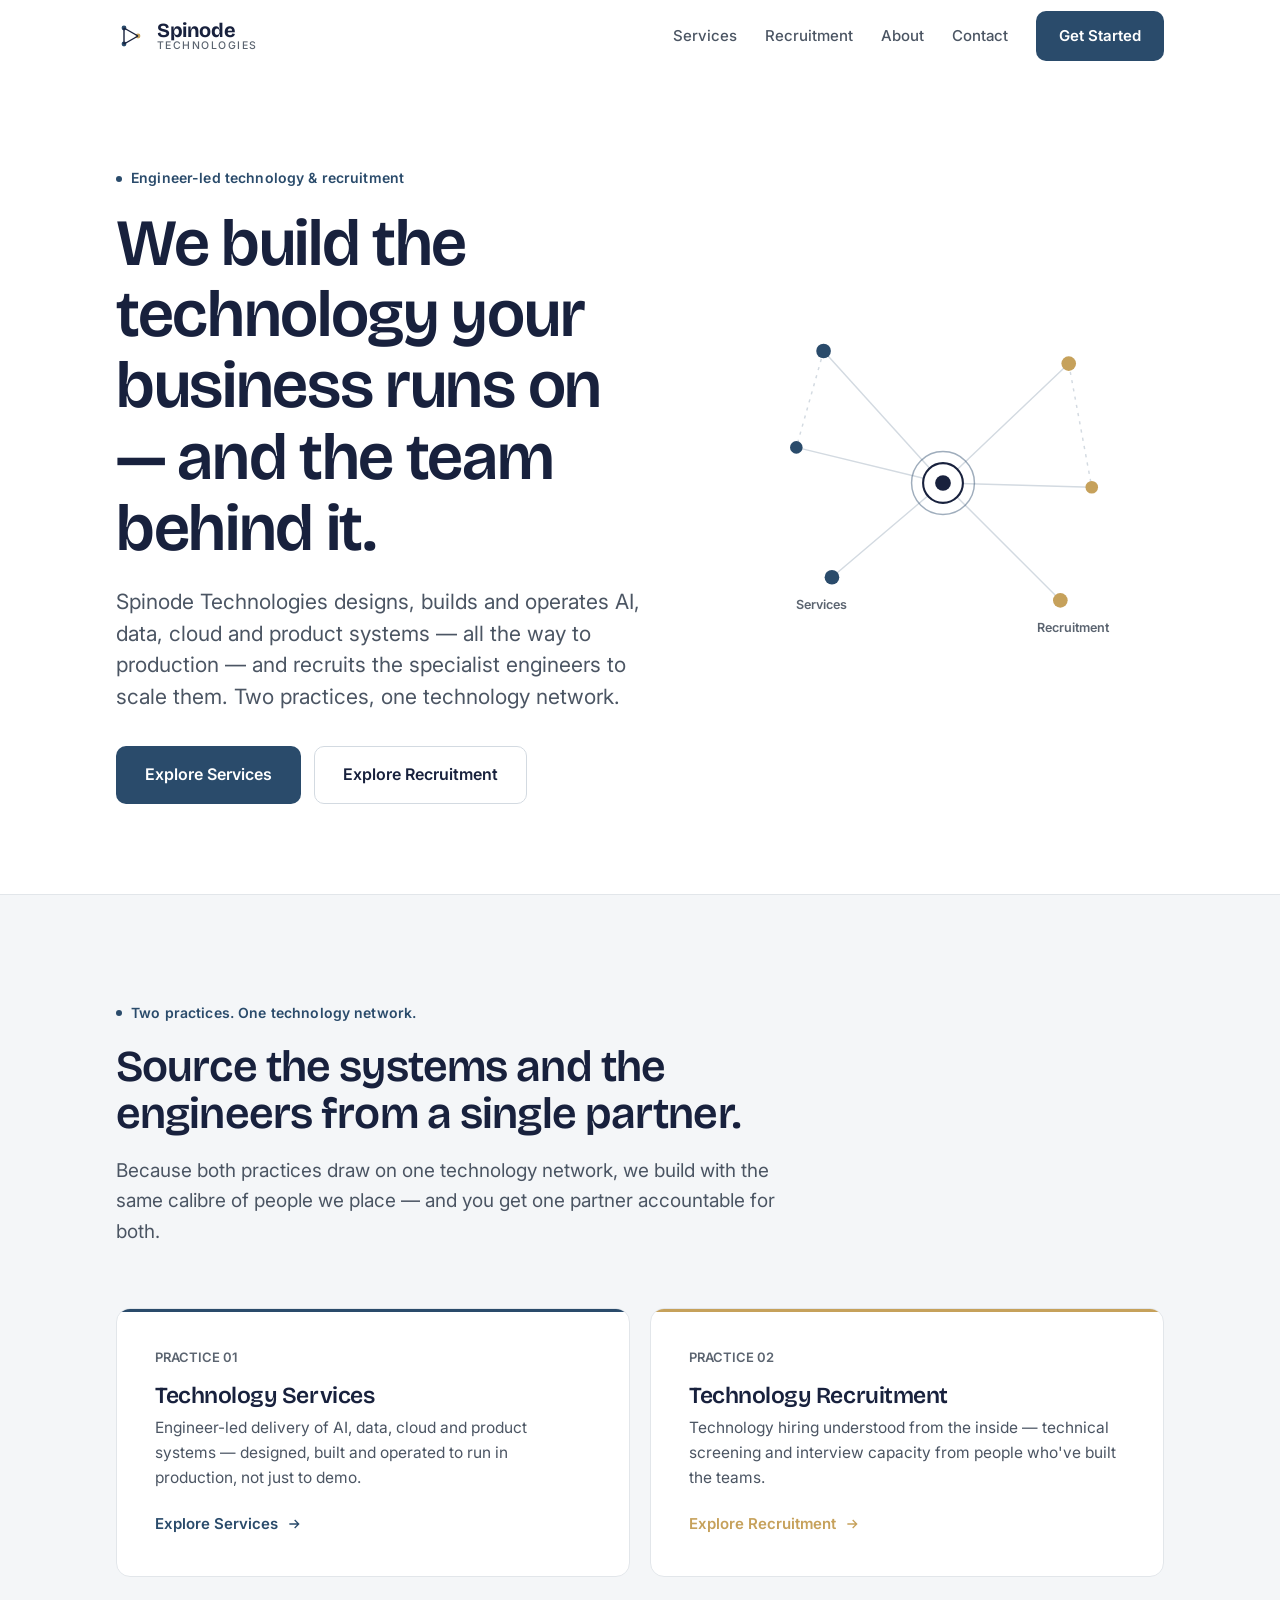
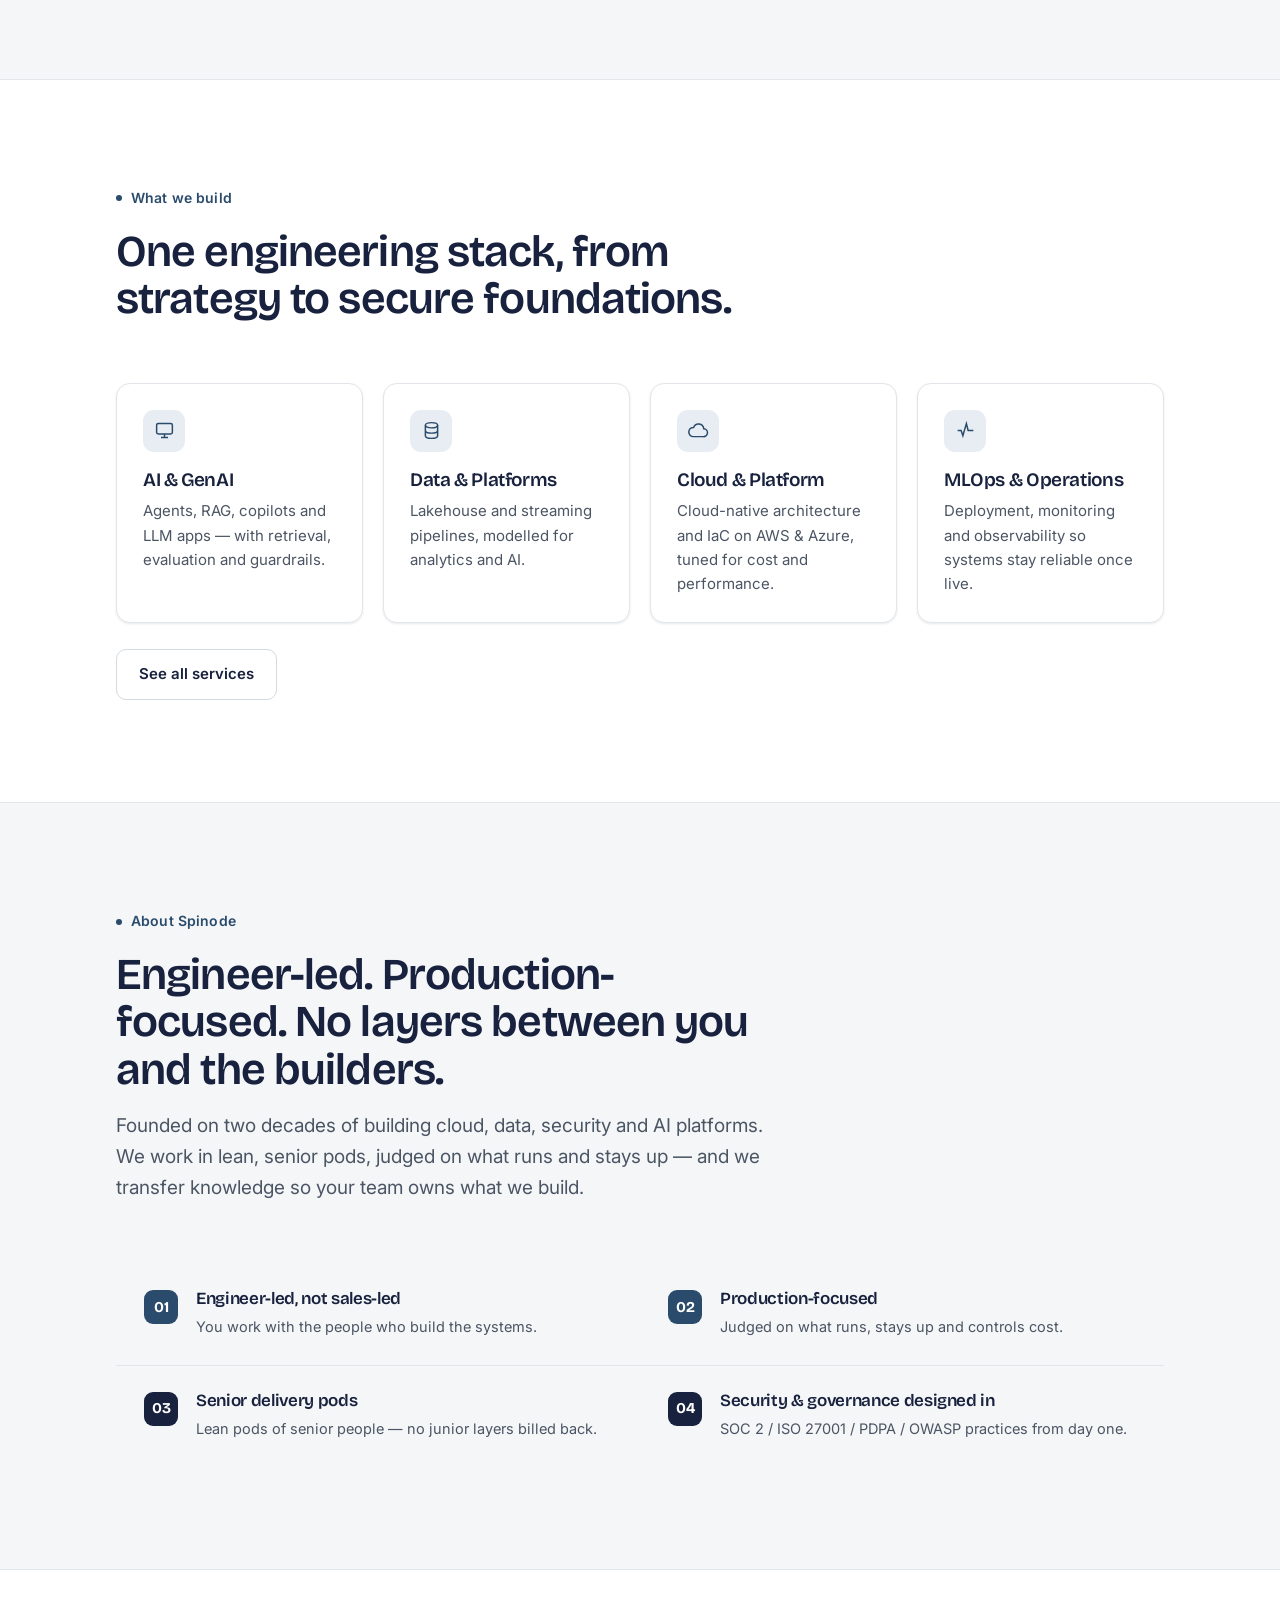
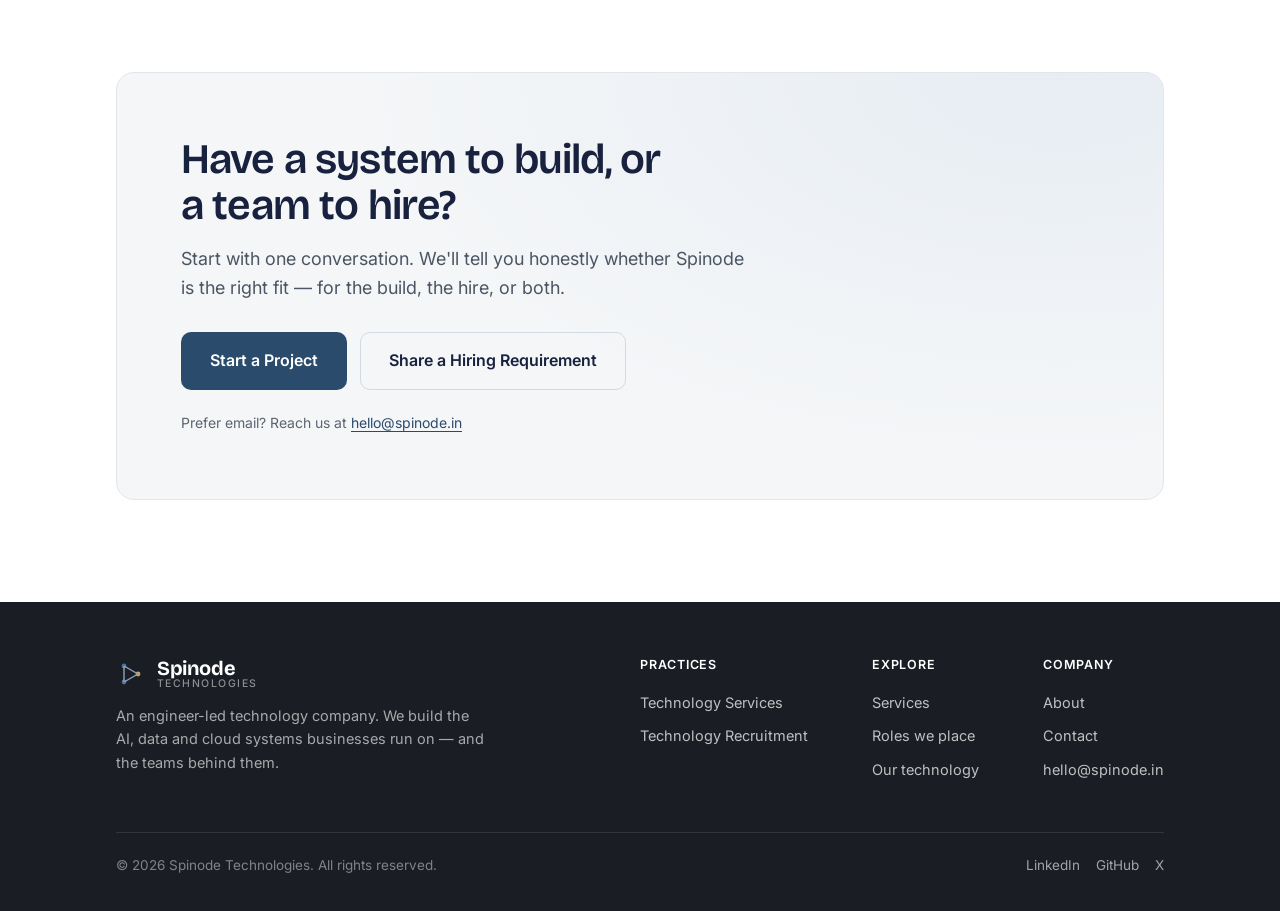
<file: index.html>
<!DOCTYPE html>
<html lang="en">
<head>
<meta charset="UTF-8">
<meta name="viewport" content="width=device-width, initial-scale=1.0">
<title>Spinode Technologies — Engineer-led technology &amp; recruitment</title>
<meta name="description" content="An engineer-led technology company. We build the AI, data and cloud systems businesses run on — and the specialist teams behind them.">
<link rel="preconnect" href="https://fonts.googleapis.com">
<link rel="preconnect" href="https://fonts.gstatic.com" crossorigin>
<link href="https://fonts.googleapis.com/css2?family=Bricolage+Grotesque:opsz,wght@12..96,500;12..96,600;12..96,700&family=Inter:wght@400;500;600&display=swap" rel="stylesheet">
<style>
/* ============================================================
   Spinode Technologies — Slate & Steel theme
   Shared stylesheet for Home, Services, Recruitment
   ============================================================ */

:root{
  /* palette (reconciled from both brief docs) */
  --navy:#18213D;        /* primary dark / headings */
  --ink:#1A1D23;         /* deepest — footer */
  --text:#1F2937;        /* body */
  --slate:#4B5563;       /* muted body */
  --slate-2:#5B6470;     /* labels */
  --bg:#FFFFFF;
  --bg-alt:#F4F6F8;      /* light section */
  --bg-tint:#EEF2F7;     /* faint accent wash */
  --border:#E2E6EA;
  --border-strong:#D3DAE1;
  --accent:#2A4B6B;      /* single steel-blue accent */
  --accent-hover:#1F3A54;
  --accent-soft:#E7EDF3;
  --gold:#C6A15B;        /* sparing highlight only */

  --maxw:1160px;
  --gutter:clamp(20px,5vw,56px);
  --radius:14px;
  --radius-sm:10px;

  --shadow-sm:0 1px 2px rgba(24,33,61,.04),0 1px 3px rgba(24,33,61,.06);
  --shadow:0 4px 16px rgba(24,33,61,.06),0 2px 6px rgba(24,33,61,.05);
}

*{box-sizing:border-box}
html{scroll-behavior:smooth}
@media (prefers-reduced-motion:reduce){html{scroll-behavior:auto}}

body{
  margin:0;
  background:var(--bg);
  color:var(--text);
  font-family:"Inter",system-ui,-apple-system,"Segoe UI",sans-serif;
  font-size:17px;line-height:1.62;
  -webkit-font-smoothing:antialiased;text-rendering:optimizeLegibility;
  overflow-x:hidden;
}

h1,h2,h3,h4{font-family:"Bricolage Grotesque",Georgia,serif;color:var(--navy);
  font-weight:600;line-height:1.08;letter-spacing:-0.02em;margin:0}
a{color:inherit;text-decoration:none}
p{margin:0}
img,svg{display:block}

.wrap{max-width:var(--maxw);margin:0 auto;padding-inline:var(--gutter)}
:focus-visible{outline:2px solid var(--accent);outline-offset:3px;border-radius:3px}
.sr-only{position:absolute;width:1px;height:1px;padding:0;margin:-1px;overflow:hidden;clip:rect(0 0 0 0);white-space:nowrap;border:0}

/* ---------- kicker / eyebrow (subtle, not tracked all-caps) ---------- */
.kicker{display:inline-flex;align-items:center;gap:9px;color:var(--accent);
  font-size:14px;font-weight:600;margin-bottom:18px;letter-spacing:.01em}
.kicker .dot{width:6px;height:6px;border-radius:50%;background:var(--accent)}
.kicker.gold{color:var(--gold)}
.kicker.gold .dot{background:var(--gold)}

/* ---------- buttons ---------- */
.btn{display:inline-flex;align-items:center;gap:9px;font-family:"Inter";
  font-weight:600;font-size:15px;padding:12px 22px;border-radius:var(--radius-sm);
  cursor:pointer;border:1px solid transparent;transition:transform .16s ease,background .2s ease,border-color .2s ease,color .2s ease;white-space:nowrap}
.btn svg{width:16px;height:16px}
.btn-primary{background:var(--accent);color:#fff}
.btn-primary:hover{background:var(--accent-hover);transform:translateY(-1px)}
.btn-outline{background:transparent;color:var(--navy);border-color:var(--border-strong)}
.btn-outline:hover{border-color:var(--accent);color:var(--accent);transform:translateY(-1px)}
.btn-lg{padding:15px 28px;font-size:16px}

/* ---------- nav ---------- */
header.site{position:sticky;top:0;z-index:50;background:rgba(255,255,255,.86);
  backdrop-filter:blur(10px);border-bottom:1px solid transparent;transition:border-color .3s ease,box-shadow .3s ease}
header.site.scrolled{border-bottom-color:var(--border);box-shadow:var(--shadow-sm);background:rgba(255,255,255,.94)}
.nav{display:flex;align-items:center;justify-content:space-between;height:72px}
.brand{display:flex;align-items:center;gap:11px;font-family:"Bricolage Grotesque";font-weight:700;font-size:20px;color:var(--navy);letter-spacing:-.02em}
.brand small{display:block;font-family:"Inter";font-weight:500;font-size:10.5px;letter-spacing:.14em;color:var(--slate-2);text-transform:uppercase;margin-top:1px}
.brand .bwrap{line-height:1}
.nav-links{display:flex;align-items:center;gap:28px}
.nav-links a.link{color:var(--slate);font-size:15px;font-weight:500;transition:color .2s ease;position:relative}
.nav-links a.link:hover{color:var(--navy)}
.nav-links a.link.active{color:var(--navy);font-weight:600}
.nav-links a.link.active::after{content:"";position:absolute;left:0;right:0;bottom:-24px;height:2px;background:var(--accent);border-radius:2px}
.nav-toggle{display:none;background:none;border:0;color:var(--navy);cursor:pointer;padding:8px}

@media (max-width:880px){
  .nav-links{position:absolute;top:72px;left:0;right:0;flex-direction:column;align-items:stretch;gap:0;
    background:#fff;border-bottom:1px solid var(--border);max-height:0;overflow:hidden;transition:max-height .3s ease}
  .nav-links.open{max-height:360px}
  .nav-links a.link{padding:15px var(--gutter);border-top:1px solid var(--border)}
  .nav-links a.link.active::after{display:none}
  .nav-links .btn{margin:14px var(--gutter) 18px}
  .nav-toggle{display:block}
}

/* ---------- sections ---------- */
section{padding-block:clamp(64px,8vw,104px)}
section.alt{background:var(--bg-alt);border-block:1px solid var(--border)}
.section-head{max-width:60ch;margin-bottom:clamp(40px,5vw,60px)}
.section-head.center{margin-inline:auto;text-align:center}
.section-head h2{font-size:clamp(28px,4vw,44px)}
.section-head p{margin-top:18px;color:var(--slate);font-size:clamp(16px,1.7vw,19px)}

/* ---------- hero (generic) ---------- */
.hero{padding-top:clamp(56px,7vw,92px);padding-bottom:clamp(56px,7vw,92px)}
.hero h1{font-size:clamp(38px,5.6vw,66px);max-width:16ch}
.hero .lead{margin-top:22px;font-size:clamp(18px,2vw,21px);color:var(--slate);max-width:52ch;line-height:1.5}
.hero .sub{margin-top:16px;font-size:16px;color:var(--slate-2);max-width:52ch}
.hero .cta-row{display:flex;flex-wrap:wrap;gap:13px;margin-top:34px}

/* ---------- cards ---------- */
.card{background:#fff;border:1px solid var(--border);border-radius:var(--radius);padding:26px;box-shadow:var(--shadow-sm)}
.grid{display:grid;gap:20px}
.g-2{grid-template-columns:repeat(2,1fr)}
.g-3{grid-template-columns:repeat(3,1fr)}
.g-4{grid-template-columns:repeat(4,1fr)}
@media (max-width:900px){.g-3,.g-4{grid-template-columns:repeat(2,1fr)}}
@media (max-width:620px){.g-2,.g-3,.g-4{grid-template-columns:1fr}}

.icon-badge{width:42px;height:42px;border-radius:11px;display:grid;place-items:center;
  background:var(--accent-soft);color:var(--accent);margin-bottom:18px}
.icon-badge svg{width:21px;height:21px;stroke:currentColor;fill:none;stroke-width:1.7}
.card h3{font-size:19px;margin-bottom:9px}
.card p{color:var(--slate);font-size:15px}

/* problem cards */
.problem{background:#fff;border:1px solid var(--border);border-left:3px solid var(--accent);
  border-radius:var(--radius-sm);padding:22px 24px}
.problem .q{font-family:"Bricolage Grotesque";color:var(--navy);font-weight:600;font-size:17px;margin-bottom:10px}
.problem .a{color:var(--slate);font-size:15px}

/* ---------- process flow ---------- */
.flow{display:flex;align-items:stretch;gap:0;flex-wrap:nowrap;overflow-x:auto;padding-bottom:6px}
.flow .stage{flex:1 1 0;min-width:150px;background:#fff;border:1px solid var(--border);padding:22px 20px;position:relative}
.flow .stage:first-child{border-top-left-radius:var(--radius);border-bottom-left-radius:var(--radius)}
.flow .stage:last-child{border-top-right-radius:var(--radius);border-bottom-right-radius:var(--radius)}
.flow .stage + .stage{border-left:0}
.flow .stage .n{font-family:"Bricolage Grotesque";font-weight:700;font-size:13px;color:var(--accent);
  display:flex;align-items:center;gap:8px;margin-bottom:14px}
.flow .stage .n .arrow{color:var(--border-strong)}
.flow .stage h4{font-size:16px;margin-bottom:5px;letter-spacing:-.01em}
.flow .stage p{color:var(--slate-2);font-size:13.5px}
@media (max-width:760px){
  .flow{flex-direction:column}
  .flow .stage{min-width:0}
  .flow .stage:first-child{border-radius:var(--radius) var(--radius) 0 0}
  .flow .stage:last-child{border-radius:0 0 var(--radius) var(--radius)}
  .flow .stage + .stage{border-left:1px solid var(--border);border-top:0}
}

/* how-we-work compact steps */
.steps4{display:grid;grid-template-columns:repeat(auto-fit,minmax(180px,1fr));gap:1px;background:var(--border);border:1px solid var(--border);border-radius:var(--radius);overflow:hidden}
.steps4 .s{background:#fff;padding:26px 24px}
.steps4 .s .num{font-family:"Bricolage Grotesque";font-weight:700;font-size:14px;color:var(--accent);margin-bottom:16px;display:flex;align-items:center;gap:9px}
.steps4 .s .num .rule{flex:1;height:1px;background:var(--border)}
.steps4 .s h4{font-size:18px;margin-bottom:8px}
.steps4 .s p{color:var(--slate);font-size:14px}

/* differentiator list (numbered) */
.diffs{display:grid;grid-template-columns:repeat(2,1fr);gap:0}
.diff{padding:26px 28px;border-top:1px solid var(--border);display:flex;gap:18px}
.diff:nth-child(1),.diff:nth-child(2){border-top:0}
.diff .idx{flex:none;font-family:"Bricolage Grotesque";font-weight:700;font-size:15px;color:#fff;
  background:var(--navy);width:34px;height:34px;border-radius:9px;display:grid;place-items:center}
.diff.lead .idx{background:var(--accent)}
.diff h4{font-size:17px;margin-bottom:7px}
.diff p{color:var(--slate);font-size:14.5px}
@media (max-width:720px){.diffs{grid-template-columns:1fr}.diff:nth-child(2){border-top:1px solid var(--border)}
  .diff{padding-inline:0}}

/* spec / stack table */
.stack{border:1px solid var(--border);border-radius:var(--radius);overflow:hidden}
.stack .row{display:grid;grid-template-columns:210px 1fr;border-top:1px solid var(--border)}
.stack .row:first-child{border-top:0}
.stack .row .k{background:var(--bg-alt);padding:18px 22px;font-family:"Bricolage Grotesque";font-weight:600;color:var(--navy);font-size:15px}
.stack .row .v{padding:18px 22px;color:var(--slate);font-size:15px}
@media (max-width:640px){.stack .row{grid-template-columns:1fr}.stack .row .v{padding-top:0}}

/* pill list */
.pills{display:flex;flex-wrap:wrap;gap:10px}
.pill{border:1px solid var(--border);background:#fff;border-radius:999px;padding:8px 16px;font-size:14px;color:var(--text);transition:border-color .2s ease,color .2s ease}
.pill:hover{border-color:var(--accent);color:var(--accent)}

/* two-practice split */
.practices{display:grid;grid-template-columns:1fr 1fr;gap:20px}
.practice{background:#fff;border:1px solid var(--border);border-radius:var(--radius);padding:clamp(26px,3vw,38px);position:relative;overflow:hidden}
.practice::before{content:"";position:absolute;top:0;left:0;right:0;height:3px;background:var(--accent)}
.practice.recruit::before{background:var(--gold)}
.practice h3{font-size:23px;margin-bottom:6px}
.practice .tag{color:var(--slate-2);font-size:13px;font-weight:600;margin-bottom:16px}
.practice p{color:var(--slate);font-size:15.5px;margin-bottom:20px}
.practice .go{display:inline-flex;align-items:center;gap:8px;color:var(--accent);font-weight:600;font-size:15px}
.practice.recruit .go{color:var(--gold)}
.practice .go svg{width:16px;height:16px;transition:transform .2s ease}
.practice:hover .go svg{transform:translateX(4px)}
@media (max-width:720px){.practices{grid-template-columns:1fr}}

/* checklist */
.checks{list-style:none;margin:0;padding:0;display:flex;flex-direction:column;gap:11px}
.checks li{display:flex;gap:11px;align-items:flex-start;font-size:15px;color:var(--text)}
.checks li svg{flex:none;margin-top:3px;width:17px;height:17px}

/* callout / governance */
.callout{background:var(--navy);color:#fff;border-radius:var(--radius);padding:clamp(30px,4vw,48px)}
.callout h2{color:#fff}
.callout p{color:rgba(255,255,255,.82);margin-top:16px;max-width:60ch}
.callout .note{margin-top:20px;font-size:13.5px;color:rgba(255,255,255,.6)}
.callout .pills .pill{background:rgba(255,255,255,.06);border-color:rgba(255,255,255,.16);color:rgba(255,255,255,.9)}

/* CTA band */
.cta-band{background:
    radial-gradient(120% 160% at 90% 0%,var(--accent-soft),transparent 55%),
    var(--bg-alt);
  border:1px solid var(--border);border-radius:18px;padding:clamp(38px,5vw,68px)}
.cta-band h2{font-size:clamp(26px,3.6vw,42px);max-width:18ch}
.cta-band p{margin-top:16px;color:var(--slate);max-width:52ch;font-size:18px}
.cta-band .cta-row{display:flex;flex-wrap:wrap;gap:13px;margin-top:30px}
.cta-band .note{margin-top:22px;color:var(--slate-2);font-size:14px}
.cta-band .note a{color:var(--accent);text-decoration:underline;text-underline-offset:3px}

/* industries inline */
.inline-list{color:var(--slate);font-size:17px;line-height:1.9;max-width:62ch}
.inline-list b{color:var(--navy);font-weight:600}

/* proof */
.proof-item{display:flex;gap:16px;padding:22px 0;border-top:1px solid var(--border)}
.proof-item:first-child{border-top:0}
.proof-item .mark{flex:none;width:38px;height:38px;border-radius:10px;background:var(--accent-soft);color:var(--accent);display:grid;place-items:center}
.proof-item .mark svg{width:19px;height:19px;stroke:currentColor;fill:none;stroke-width:1.7}
.proof-item h4{font-size:17px;margin-bottom:6px}
.proof-item p{color:var(--slate);font-size:15px}
.proof-placeholder{border:1px dashed var(--border-strong);border-radius:var(--radius-sm);padding:20px 22px;color:var(--slate-2);font-size:14.5px;background:var(--bg-alt)}

/* ---------- footer ---------- */
footer.site{background:var(--ink);color:#fff;padding-block:56px 34px}
footer.site h2,footer.site h3,footer.site h4{color:#fff}
.foot-grid{display:flex;justify-content:space-between;gap:44px;flex-wrap:wrap}
.foot-brand{max-width:34ch}
.foot-brand .brand{color:#fff;margin-bottom:14px}
.foot-brand .brand small{color:rgba(255,255,255,.5)}
.foot-brand p{color:rgba(255,255,255,.62);font-size:14.5px}
.foot-cols{display:flex;gap:clamp(36px,5vw,72px);flex-wrap:wrap}
.foot-col h4{font-family:"Inter";font-weight:600;font-size:12.5px;letter-spacing:.06em;text-transform:uppercase;color:rgba(255,255,255,.45);margin:0 0 14px}
.foot-col a{display:block;color:rgba(255,255,255,.72);font-size:14.5px;padding:5px 0;transition:color .2s ease}
.foot-col a:hover{color:#fff}
.foot-base{display:flex;justify-content:space-between;gap:18px;flex-wrap:wrap;margin-top:46px;padding-top:22px;border-top:1px solid rgba(255,255,255,.1);color:rgba(255,255,255,.45);font-size:13.5px}
.foot-base .socials{display:flex;gap:16px}
.foot-base .socials a{color:rgba(255,255,255,.6)}
.foot-base .socials a:hover{color:#fff}

/* entrance (one subtle, reduced-motion-safe) */
@keyframes rise{from{opacity:0;transform:translateY(14px)}to{opacity:1;transform:translateY(0)}}
.rise{animation:rise .6s ease both}
@media (prefers-reduced-motion:reduce){.rise{animation:none}}

/* ---------- home hero two-column ---------- */
.home-hero .hero-grid{display:grid;grid-template-columns:1.1fr .9fr;gap:clamp(28px,5vw,64px);align-items:center}
.home-hero .hero-copy h1{max-width:15ch}
.home-hero .hero-visual{max-width:440px;width:100%;margin-inline:auto}
@media (max-width:860px){
  .home-hero .hero-grid{grid-template-columns:1fr}
  .home-hero .hero-visual{order:-1;max-width:300px;margin-bottom:6px}
}

</style>
</head>
<body>

<!-- ===== NAV ===== -->
<header class="site" id="siteHeader">
  <div class="wrap nav">
    <a href="index.html" class="brand" aria-label="Spinode Technologies home">
      <svg width="30" height="30" viewBox="0 0 30 30" aria-hidden="true">
        <circle cx="8" cy="7" r="2.4" fill="#2A4B6B"/><circle cx="8" cy="23" r="2.4" fill="#2A4B6B"/>
        <circle cx="22" cy="15" r="2.4" fill="#C6A15B"/>
        <line x1="8" y1="7" x2="8" y2="23" stroke="#18213D" stroke-width="1.4"/>
        <line x1="8" y1="7" x2="22" y2="15" stroke="#18213D" stroke-width="1.4"/>
        <line x1="8" y1="23" x2="22" y2="15" stroke="#18213D" stroke-width="1.4"/>
      </svg>
      <span class="bwrap">Spinode<small>Technologies</small></span>
    </a>
    <button class="nav-toggle" id="navToggle" aria-label="Toggle menu" aria-expanded="false">
      <svg width="24" height="24" viewBox="0 0 24 24" fill="none" stroke="currentColor" stroke-width="1.8"><line x1="4" y1="8" x2="20" y2="8"/><line x1="4" y1="16" x2="20" y2="16"/></svg>
    </button>
    <nav class="nav-links" id="navLinks">
      <a class="link" href="services.html">Services</a>
      <a class="link" href="recruitment.html">Recruitment</a>
      <a class="link" href="#about">About</a>
      <a class="link" href="#contact">Contact</a>
      <a class="btn btn-primary" href="#contact">Get Started</a>
    </nav>
  </div>
</header>

<main>

<!-- ===== HERO ===== -->
<section class="hero home-hero">
  <div class="wrap hero-grid">
    <div class="hero-copy">
      <span class="kicker rise"><span class="dot"></span>Engineer-led technology &amp; recruitment</span>
      <h1 class="rise">We build the technology your business runs on — and the team behind it.</h1>
      <p class="lead rise">Spinode Technologies designs, builds and operates AI, data, cloud and product systems — all the way to production — and recruits the specialist engineers to scale them. Two practices, one technology network.</p>
      <div class="cta-row rise">
        <a class="btn btn-primary btn-lg" href="services.html">Explore Services</a>
        <a class="btn btn-outline btn-lg" href="recruitment.html">Explore Recruitment</a>
      </div>
    </div>
    <div class="hero-visual rise" aria-hidden="true">
      <svg viewBox="0 0 420 420" width="100%">
        <!-- edges: hub to two clusters -->
        <g stroke="#D3DAE1" stroke-width="1.4">
          <line x1="210" y1="210" x2="96" y2="84"/>
          <line x1="210" y1="210" x2="70" y2="176"/>
          <line x1="210" y1="210" x2="104" y2="300"/>
          <line x1="210" y1="210" x2="330" y2="96"/>
          <line x1="210" y1="210" x2="352" y2="214"/>
          <line x1="210" y1="210" x2="322" y2="322"/>
          <line x1="96" y1="84" x2="70" y2="176" stroke-dasharray="3 5"/>
          <line x1="330" y1="96" x2="352" y2="214" stroke-dasharray="3 5"/>
        </g>
        <!-- services cluster (steel-blue, left) -->
        <circle cx="96"  cy="84"  r="7" fill="#2A4B6B"/>
        <circle cx="70"  cy="176" r="6" fill="#2A4B6B"/>
        <circle cx="104" cy="300" r="7" fill="#2A4B6B"/>
        <!-- recruitment cluster (gold, right) -->
        <circle cx="330" cy="96"  r="7" fill="#C6A15B"/>
        <circle cx="352" cy="214" r="6" fill="#C6A15B"/>
        <circle cx="322" cy="322" r="7" fill="#C6A15B"/>
        <!-- central hub = Spinode -->
        <circle cx="210" cy="210" r="30" fill="none" stroke="#2A4B6B" stroke-width="1.4" opacity=".45"/>
        <circle cx="210" cy="210" r="19" fill="#fff" stroke="#18213D" stroke-width="2"/>
        <circle cx="210" cy="210" r="7.5" fill="#18213D"/>
        <!-- labels -->
        <text x="70" y="330" font-family="Inter,sans-serif" font-size="12" font-weight="600" fill="#5B6470">Services</text>
        <text x="300" y="352" font-family="Inter,sans-serif" font-size="12" font-weight="600" fill="#5B6470">Recruitment</text>
      </svg>
    </div>
  </div>
</section>

<!-- ===== TWO PRACTICES ===== -->
<section class="alt" id="practices">
  <div class="wrap">
    <div class="section-head">
      <div class="kicker"><span class="dot"></span>Two practices. One technology network.</div>
      <h2>Source the systems and the engineers from a single partner.</h2>
      <p>Because both practices draw on one technology network, we build with the same calibre of people we place — and you get one partner accountable for both.</p>
    </div>
    <div class="practices">
      <div class="practice">
        <div class="tag">PRACTICE 01</div>
        <h3>Technology Services</h3>
        <p>Engineer-led delivery of AI, data, cloud and product systems — designed, built and operated to run in production, not just to demo.</p>
        <a class="go" href="services.html">Explore Services <svg viewBox="0 0 24 24" fill="none" stroke="currentColor" stroke-width="2"><path d="M5 12h14M13 6l6 6-6 6"/></svg></a>
      </div>
      <div class="practice recruit">
        <div class="tag">PRACTICE 02</div>
        <h3>Technology Recruitment</h3>
        <p>Technology hiring understood from the inside — technical screening and interview capacity from people who've built the teams.</p>
        <a class="go" href="recruitment.html">Explore Recruitment <svg viewBox="0 0 24 24" fill="none" stroke="currentColor" stroke-width="2"><path d="M5 12h14M13 6l6 6-6 6"/></svg></a>
      </div>
    </div>
  </div>
</section>

<!-- ===== WHAT WE BUILD (condensed) ===== -->
<section id="capabilities">
  <div class="wrap">
    <div class="section-head">
      <div class="kicker"><span class="dot"></span>What we build</div>
      <h2>One engineering stack, from strategy to secure foundations.</h2>
    </div>
    <div class="grid g-4">
      <div class="card">
        <div class="icon-badge"><svg viewBox="0 0 24 24"><rect x="3" y="4" width="18" height="12" rx="2"/><path d="M8 20h8M12 16v4"/></svg></div>
        <h3>AI &amp; GenAI</h3>
        <p>Agents, RAG, copilots and LLM apps — with retrieval, evaluation and guardrails.</p>
      </div>
      <div class="card">
        <div class="icon-badge"><svg viewBox="0 0 24 24"><ellipse cx="12" cy="6" rx="7" ry="3"/><path d="M5 6v12c0 1.7 3.1 3 7 3s7-1.3 7-3V6M5 12c0 1.7 3.1 3 7 3s7-1.3 7-3"/></svg></div>
        <h3>Data &amp; Platforms</h3>
        <p>Lakehouse and streaming pipelines, modelled for analytics and AI.</p>
      </div>
      <div class="card">
        <div class="icon-badge"><svg viewBox="0 0 24 24"><path d="M17.5 19a4.5 4.5 0 0 0 .5-9 6 6 0 0 0-11.6-1.5A4 4 0 0 0 6 19z"/></svg></div>
        <h3>Cloud &amp; Platform</h3>
        <p>Cloud-native architecture and IaC on AWS &amp; Azure, tuned for cost and performance.</p>
      </div>
      <div class="card">
        <div class="icon-badge"><svg viewBox="0 0 24 24"><path d="M3 12h4l2 6 4-14 2 8h6"/></svg></div>
        <h3>MLOps &amp; Operations</h3>
        <p>Deployment, monitoring and observability so systems stay reliable once live.</p>
      </div>
    </div>
    <div style="margin-top:26px"><a class="btn btn-outline" href="services.html#services">See all services</a></div>
  </div>
</section>

<!-- ===== ABOUT / WHY ===== -->
<section class="alt" id="about">
  <div class="wrap">
    <div class="section-head">
      <div class="kicker"><span class="dot"></span>About Spinode</div>
      <h2>Engineer-led. Production-focused. No layers between you and the builders.</h2>
      <p>Founded on two decades of building cloud, data, security and AI platforms. We work in lean, senior pods, judged on what runs and stays up — and we transfer knowledge so your team owns what we build.</p>
    </div>
    <div class="diffs">
      <div class="diff lead"><div class="idx">01</div><div><h4>Engineer-led, not sales-led</h4><p>You work with the people who build the systems.</p></div></div>
      <div class="diff lead"><div class="idx">02</div><div><h4>Production-focused</h4><p>Judged on what runs, stays up and controls cost.</p></div></div>
      <div class="diff"><div class="idx">03</div><div><h4>Senior delivery pods</h4><p>Lean pods of senior people — no junior layers billed back.</p></div></div>
      <div class="diff"><div class="idx">04</div><div><h4>Security &amp; governance designed in</h4><p>SOC 2 / ISO 27001 / PDPA / OWASP practices from day one.</p></div></div>
    </div>
  </div>
</section>

<!-- ===== FINAL CTA ===== -->
<section id="contact">
  <div class="wrap">
    <div class="cta-band">
      <h2>Have a system to build, or a team to hire?</h2>
      <p>Start with one conversation. We'll tell you honestly whether Spinode is the right fit — for the build, the hire, or both.</p>
      <div class="cta-row">
        <a class="btn btn-primary btn-lg" href="mailto:hello@spinode.in?subject=Start%20a%20Project">Start a Project</a>
        <a class="btn btn-outline btn-lg" href="mailto:hello@spinode.in?subject=Hiring%20Requirement">Share a Hiring Requirement</a>
      </div>
      <p class="note">Prefer email? Reach us at <a href="mailto:hello@spinode.in">hello@spinode.in</a></p>
    </div>
  </div>
</section>

</main>

<!-- ===== FOOTER ===== -->
<footer class="site">
  <div class="wrap">
    <div class="foot-grid">
      <div class="foot-brand">
        <a href="index.html" class="brand" aria-label="Spinode Technologies home">
          <svg width="30" height="30" viewBox="0 0 30 30" aria-hidden="true">
            <circle cx="8" cy="7" r="2.4" fill="#4C6F97"/><circle cx="8" cy="23" r="2.4" fill="#4C6F97"/>
            <circle cx="22" cy="15" r="2.4" fill="#C6A15B"/>
            <line x1="8" y1="7" x2="8" y2="23" stroke="#8FA3BC" stroke-width="1.4"/>
            <line x1="8" y1="7" x2="22" y2="15" stroke="#8FA3BC" stroke-width="1.4"/>
            <line x1="8" y1="23" x2="22" y2="15" stroke="#8FA3BC" stroke-width="1.4"/>
          </svg>
          <span class="bwrap">Spinode<small>Technologies</small></span>
        </a>
        <p>An engineer-led technology company. We build the AI, data and cloud systems businesses run on — and the teams behind them.</p>
      </div>
      <div class="foot-cols">
        <div class="foot-col"><h4>Practices</h4>
          <a href="services.html">Technology Services</a>
          <a href="recruitment.html">Technology Recruitment</a>
        </div>
        <div class="foot-col"><h4>Explore</h4>
          <a href="services.html#services">Services</a>
          <a href="recruitment.html#specialise">Roles we place</a>
          <a href="services.html#technology">Our technology</a>
        </div>
        <div class="foot-col"><h4>Company</h4>
          <a href="#about">About</a>
          <a href="#contact">Contact</a>
          <a href="mailto:hello@spinode.in">hello@spinode.in</a>
        </div>
      </div>
    </div>
    <div class="foot-base">
      <span>© 2026 Spinode Technologies. All rights reserved.</span>
      <div class="socials"><a href="#">LinkedIn</a><a href="#">GitHub</a><a href="#">X</a></div>
    </div>
  </div>
</footer>

<script>
  const h=document.getElementById('siteHeader');
  const s=()=>h.classList.toggle('scrolled',window.scrollY>8);s();
  addEventListener('scroll',s,{passive:true});
  const t=document.getElementById('navToggle'),l=document.getElementById('navLinks');
  t.addEventListener('click',()=>{const o=l.classList.toggle('open');t.setAttribute('aria-expanded',o)});
  l.querySelectorAll('a').forEach(a=>a.addEventListener('click',()=>{l.classList.remove('open');t.setAttribute('aria-expanded','false')}));
</script>
</body>
</html>
</file>
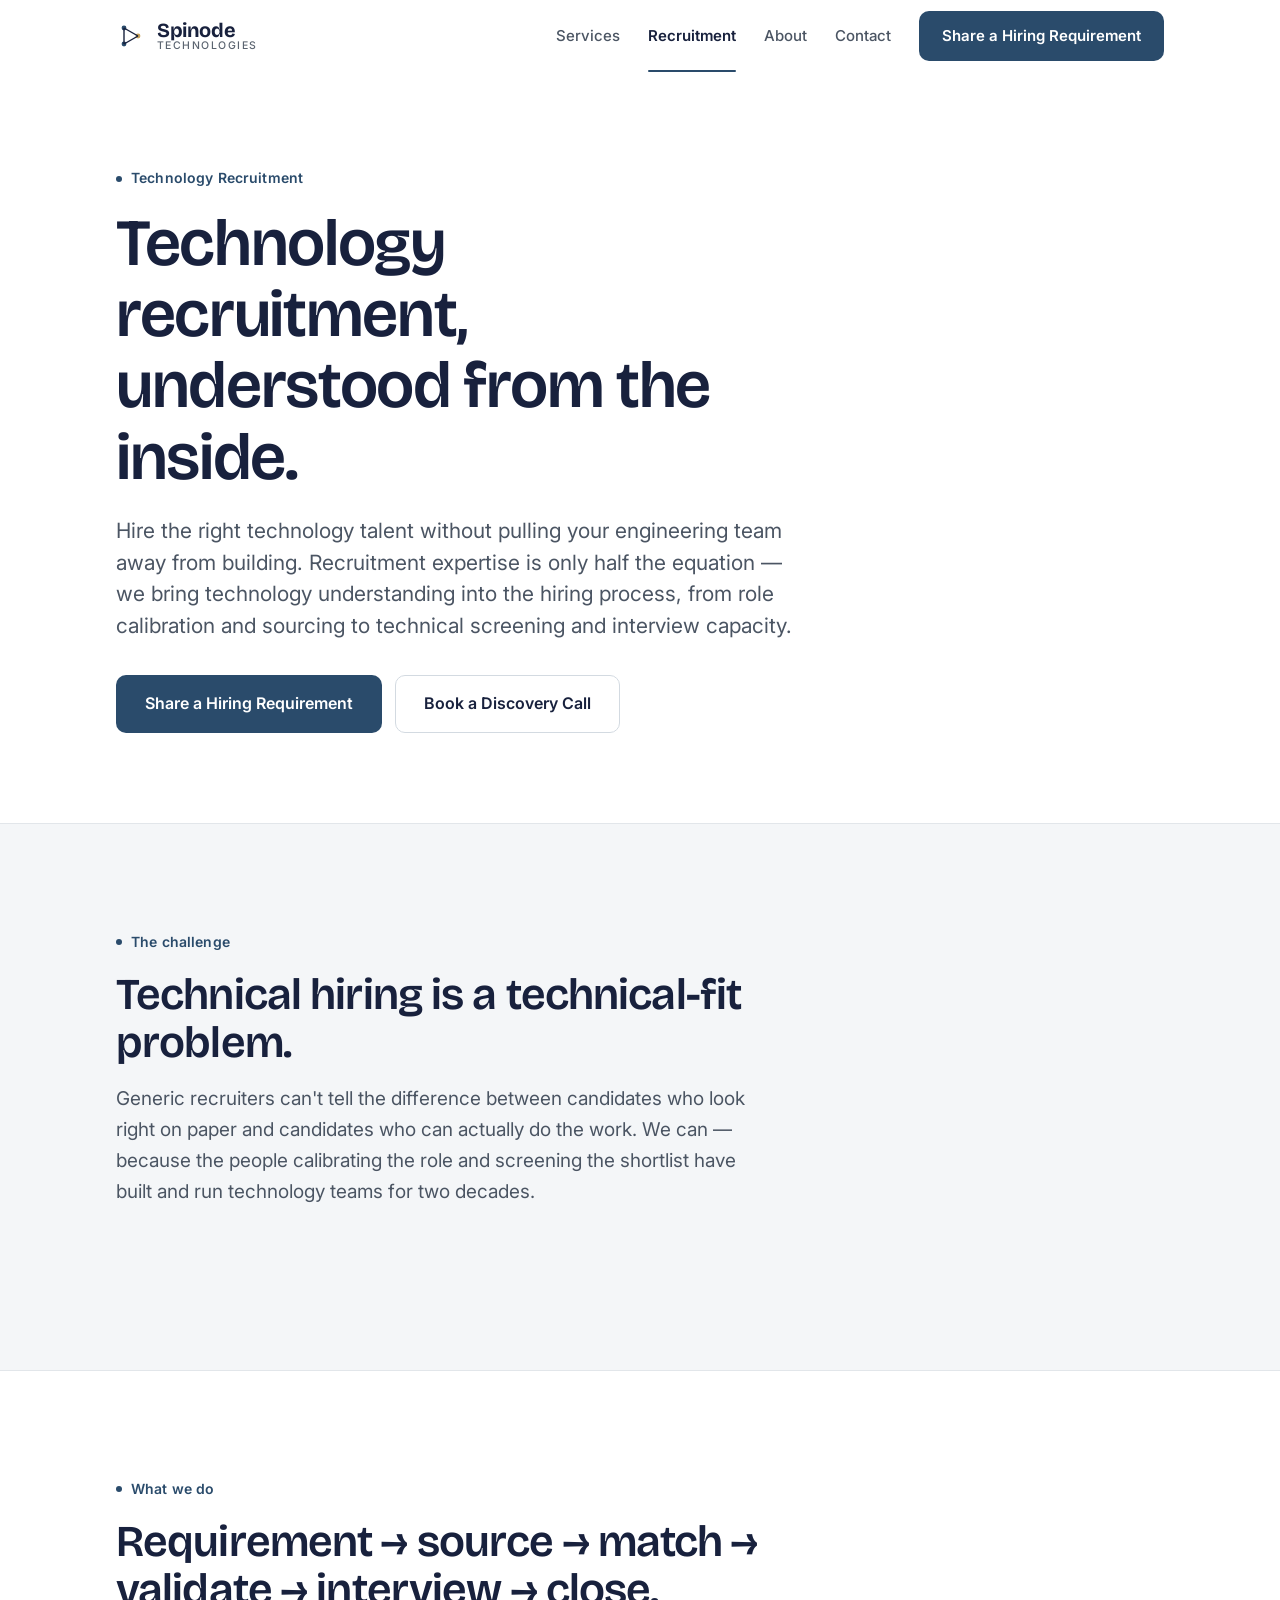
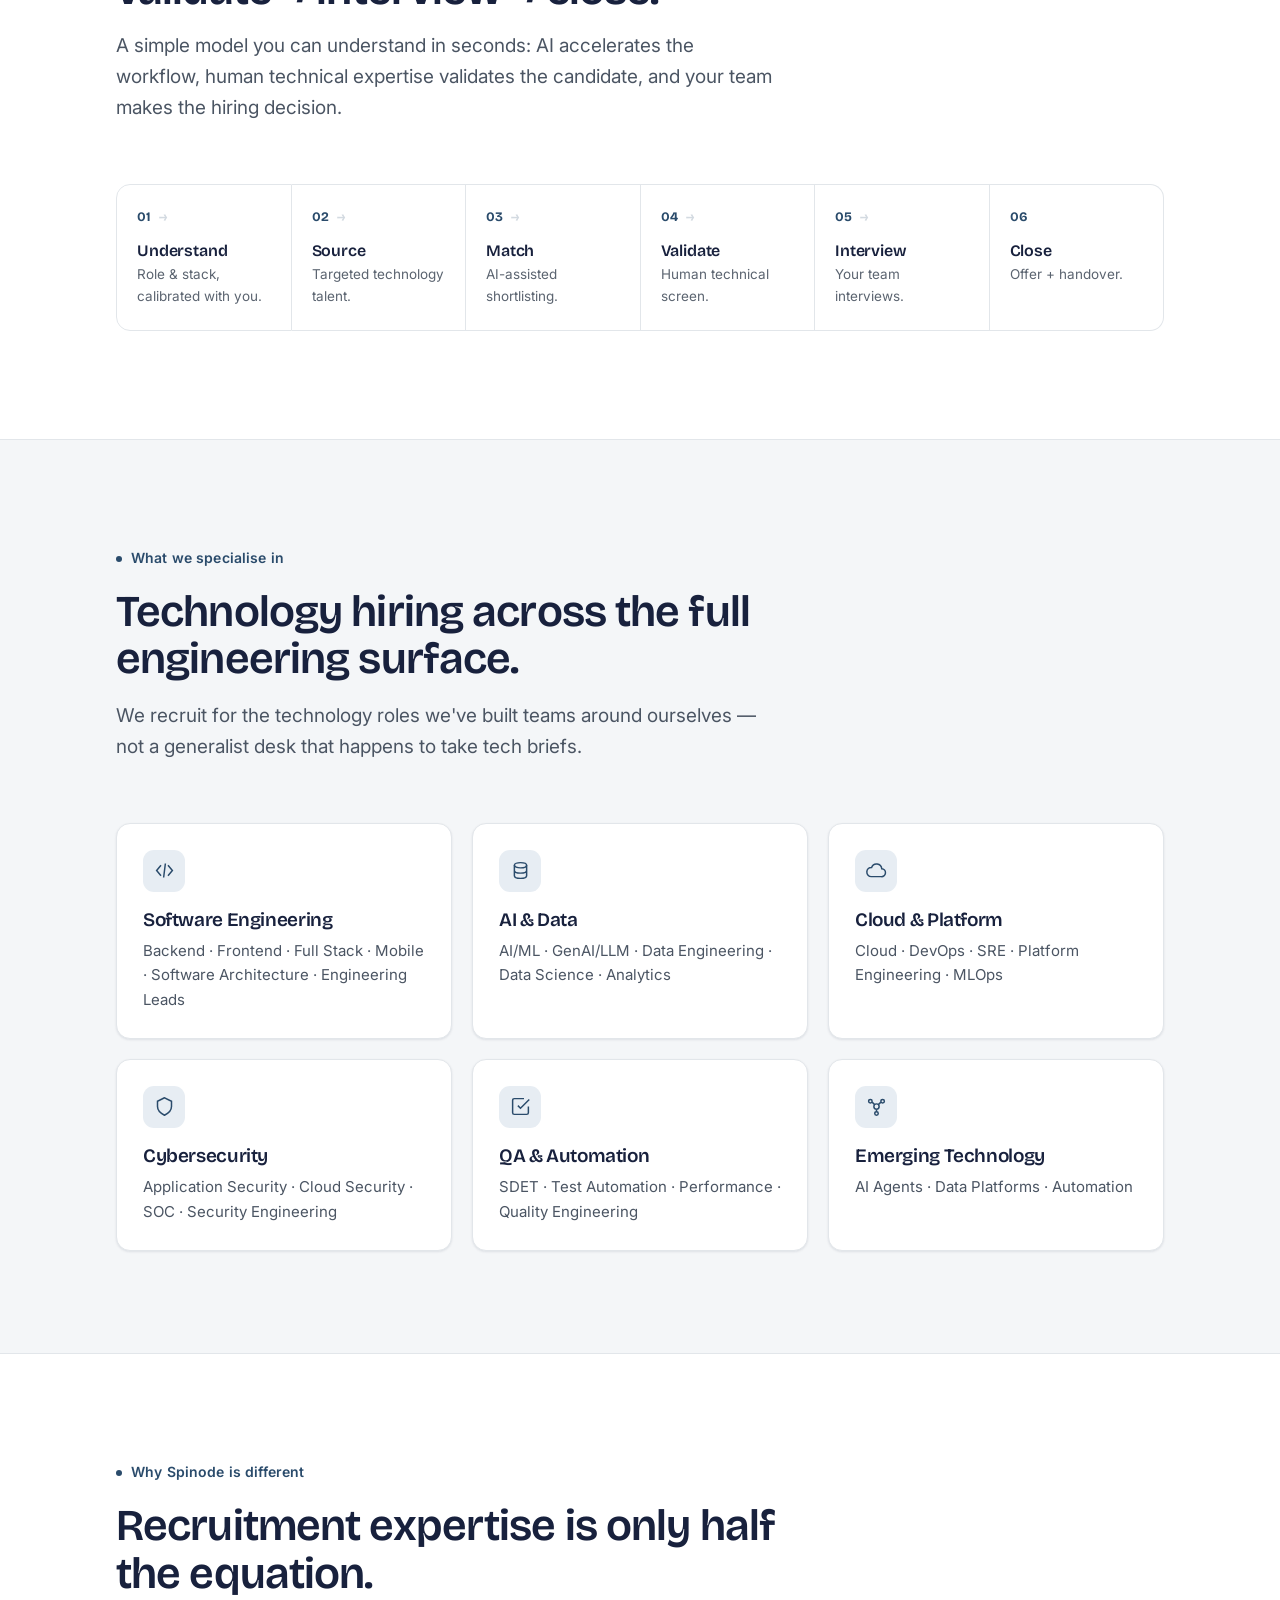
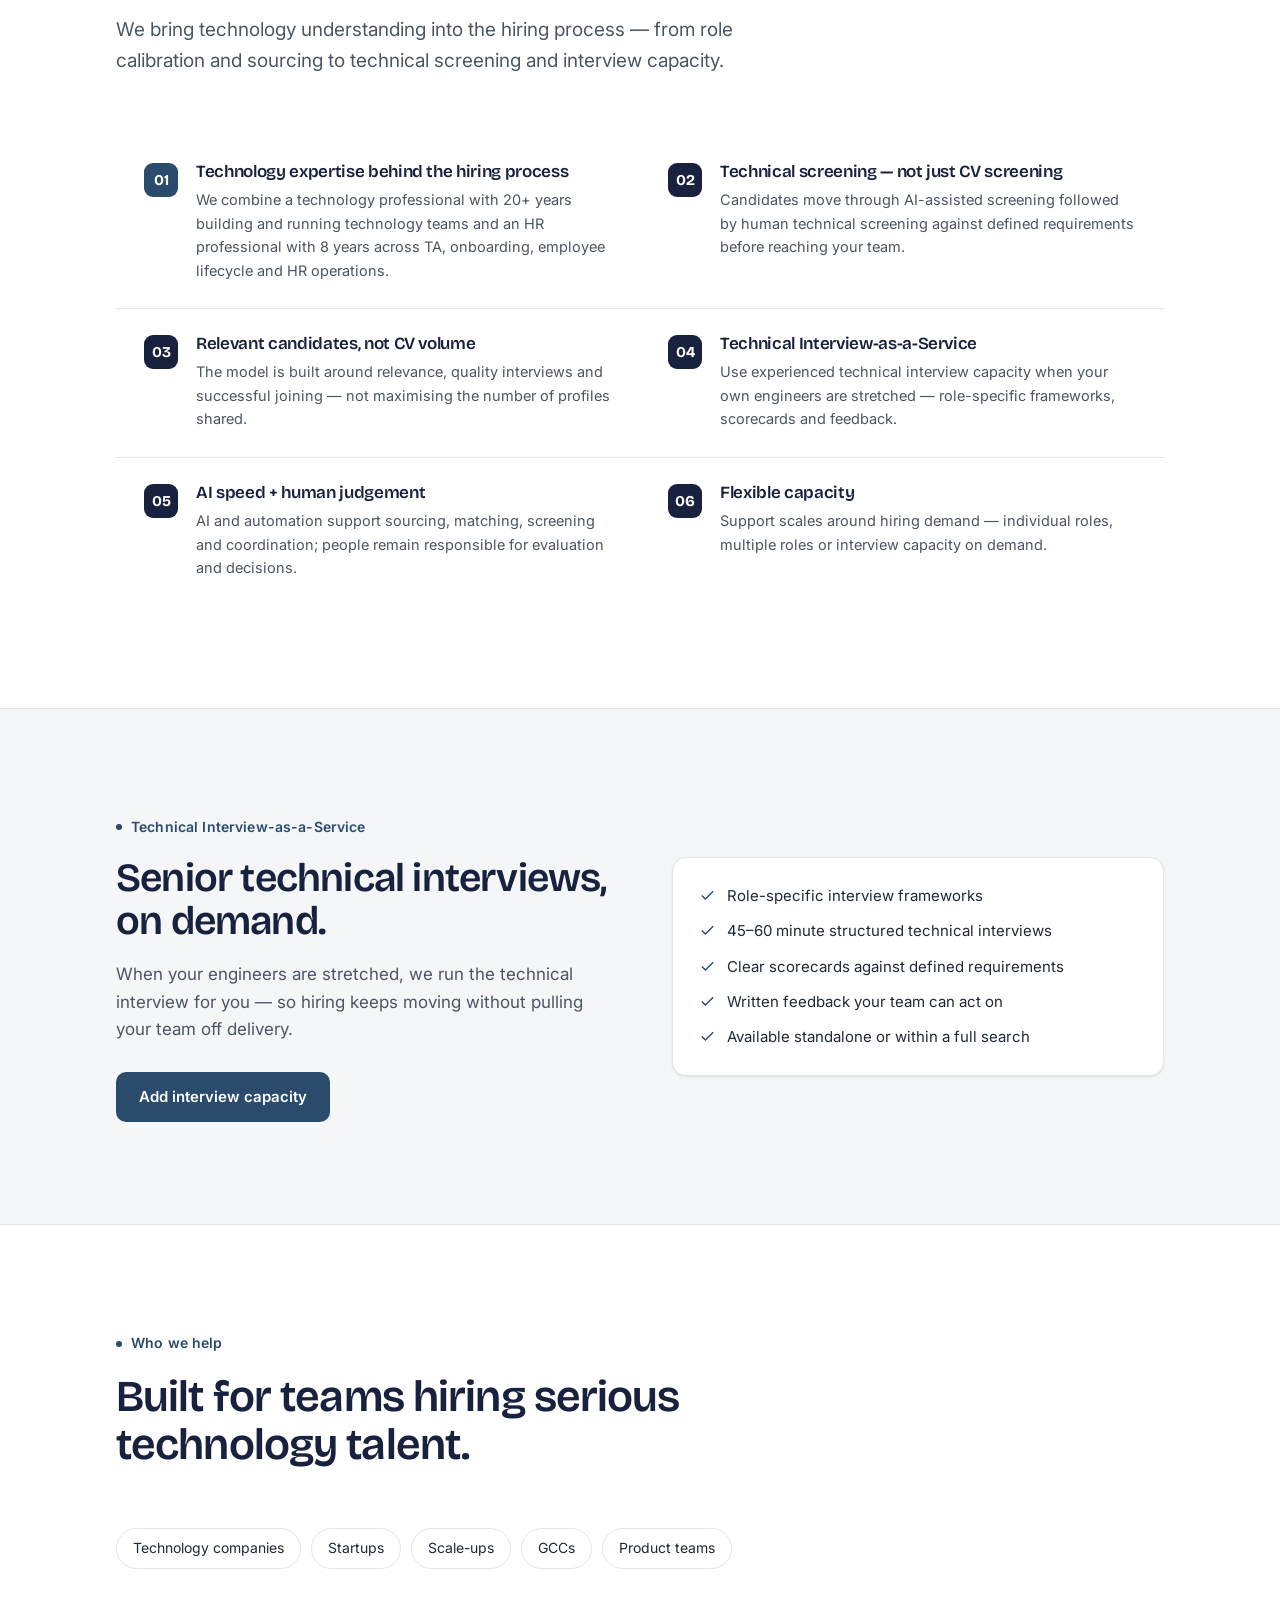
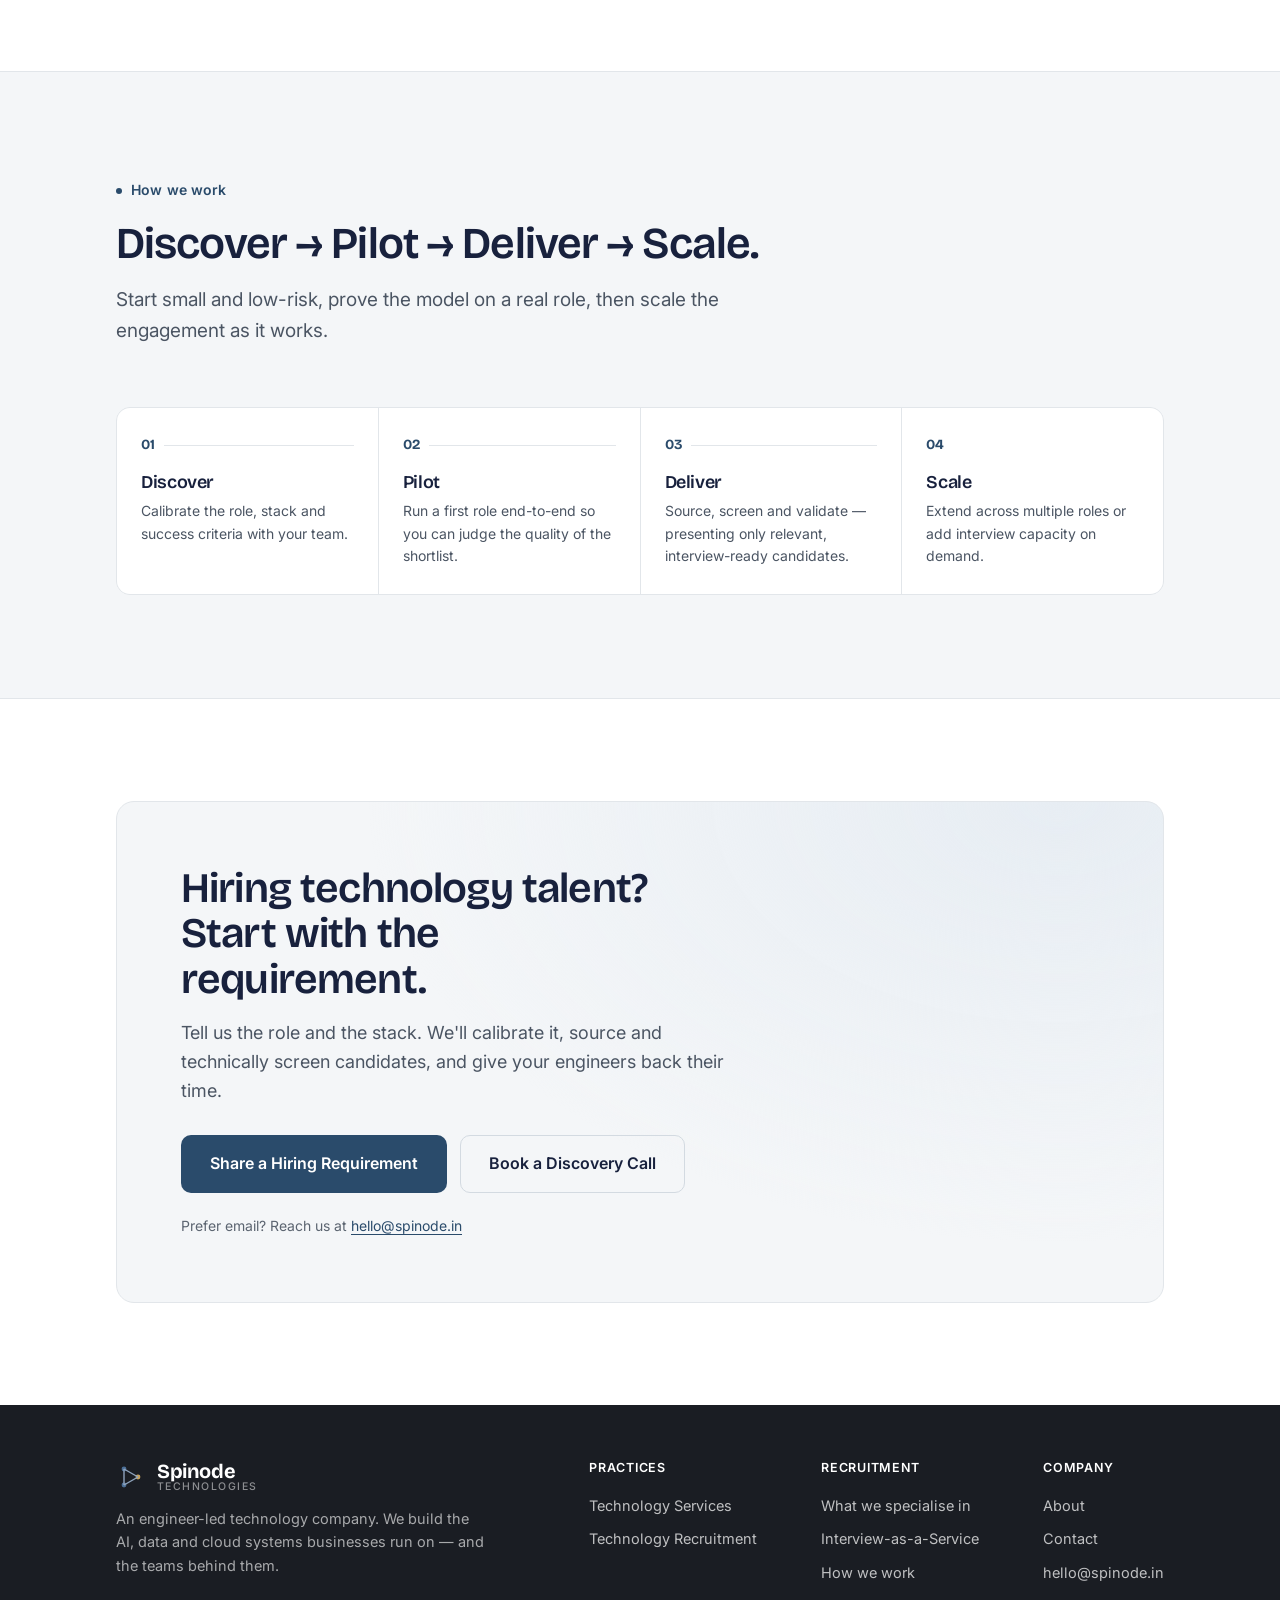
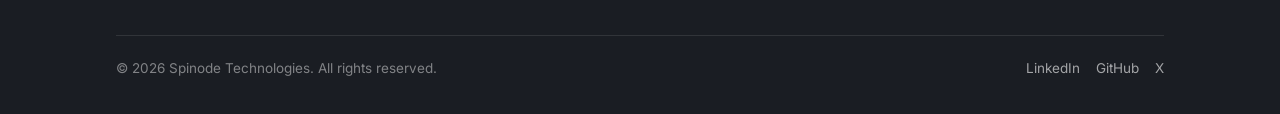
<file: recruitment.html>
<!DOCTYPE html>
<html lang="en">
<head>
<meta charset="UTF-8">
<meta name="viewport" content="width=device-width, initial-scale=1.0">
<title>Technology Recruitment — Spinode Technologies</title>
<meta name="description" content="Technology recruitment, understood from the inside. Hire the right technology talent without pulling your engineering team away from building.">
<link rel="preconnect" href="https://fonts.googleapis.com">
<link rel="preconnect" href="https://fonts.gstatic.com" crossorigin>
<link href="https://fonts.googleapis.com/css2?family=Bricolage+Grotesque:opsz,wght@12..96,500;12..96,600;12..96,700&family=Inter:wght@400;500;600&display=swap" rel="stylesheet">
<style>
/* ============================================================
   Spinode Technologies — Slate & Steel theme
   Shared stylesheet for Home, Services, Recruitment
   ============================================================ */

:root{
  /* palette (reconciled from both brief docs) */
  --navy:#18213D;        /* primary dark / headings */
  --ink:#1A1D23;         /* deepest — footer */
  --text:#1F2937;        /* body */
  --slate:#4B5563;       /* muted body */
  --slate-2:#5B6470;     /* labels */
  --bg:#FFFFFF;
  --bg-alt:#F4F6F8;      /* light section */
  --bg-tint:#EEF2F7;     /* faint accent wash */
  --border:#E2E6EA;
  --border-strong:#D3DAE1;
  --accent:#2A4B6B;      /* single steel-blue accent */
  --accent-hover:#1F3A54;
  --accent-soft:#E7EDF3;
  --gold:#C6A15B;        /* sparing highlight only */

  --maxw:1160px;
  --gutter:clamp(20px,5vw,56px);
  --radius:14px;
  --radius-sm:10px;

  --shadow-sm:0 1px 2px rgba(24,33,61,.04),0 1px 3px rgba(24,33,61,.06);
  --shadow:0 4px 16px rgba(24,33,61,.06),0 2px 6px rgba(24,33,61,.05);
}

*{box-sizing:border-box}
html{scroll-behavior:smooth}
@media (prefers-reduced-motion:reduce){html{scroll-behavior:auto}}

body{
  margin:0;
  background:var(--bg);
  color:var(--text);
  font-family:"Inter",system-ui,-apple-system,"Segoe UI",sans-serif;
  font-size:17px;line-height:1.62;
  -webkit-font-smoothing:antialiased;text-rendering:optimizeLegibility;
  overflow-x:hidden;
}

h1,h2,h3,h4{font-family:"Bricolage Grotesque",Georgia,serif;color:var(--navy);
  font-weight:600;line-height:1.08;letter-spacing:-0.02em;margin:0}
a{color:inherit;text-decoration:none}
p{margin:0}
img,svg{display:block}

.wrap{max-width:var(--maxw);margin:0 auto;padding-inline:var(--gutter)}
:focus-visible{outline:2px solid var(--accent);outline-offset:3px;border-radius:3px}
.sr-only{position:absolute;width:1px;height:1px;padding:0;margin:-1px;overflow:hidden;clip:rect(0 0 0 0);white-space:nowrap;border:0}

/* ---------- kicker / eyebrow (subtle, not tracked all-caps) ---------- */
.kicker{display:inline-flex;align-items:center;gap:9px;color:var(--accent);
  font-size:14px;font-weight:600;margin-bottom:18px;letter-spacing:.01em}
.kicker .dot{width:6px;height:6px;border-radius:50%;background:var(--accent)}
.kicker.gold{color:var(--gold)}
.kicker.gold .dot{background:var(--gold)}

/* ---------- buttons ---------- */
.btn{display:inline-flex;align-items:center;gap:9px;font-family:"Inter";
  font-weight:600;font-size:15px;padding:12px 22px;border-radius:var(--radius-sm);
  cursor:pointer;border:1px solid transparent;transition:transform .16s ease,background .2s ease,border-color .2s ease,color .2s ease;white-space:nowrap}
.btn svg{width:16px;height:16px}
.btn-primary{background:var(--accent);color:#fff}
.btn-primary:hover{background:var(--accent-hover);transform:translateY(-1px)}
.btn-outline{background:transparent;color:var(--navy);border-color:var(--border-strong)}
.btn-outline:hover{border-color:var(--accent);color:var(--accent);transform:translateY(-1px)}
.btn-lg{padding:15px 28px;font-size:16px}

/* ---------- nav ---------- */
header.site{position:sticky;top:0;z-index:50;background:rgba(255,255,255,.86);
  backdrop-filter:blur(10px);border-bottom:1px solid transparent;transition:border-color .3s ease,box-shadow .3s ease}
header.site.scrolled{border-bottom-color:var(--border);box-shadow:var(--shadow-sm);background:rgba(255,255,255,.94)}
.nav{display:flex;align-items:center;justify-content:space-between;height:72px}
.brand{display:flex;align-items:center;gap:11px;font-family:"Bricolage Grotesque";font-weight:700;font-size:20px;color:var(--navy);letter-spacing:-.02em}
.brand small{display:block;font-family:"Inter";font-weight:500;font-size:10.5px;letter-spacing:.14em;color:var(--slate-2);text-transform:uppercase;margin-top:1px}
.brand .bwrap{line-height:1}
.nav-links{display:flex;align-items:center;gap:28px}
.nav-links a.link{color:var(--slate);font-size:15px;font-weight:500;transition:color .2s ease;position:relative}
.nav-links a.link:hover{color:var(--navy)}
.nav-links a.link.active{color:var(--navy);font-weight:600}
.nav-links a.link.active::after{content:"";position:absolute;left:0;right:0;bottom:-24px;height:2px;background:var(--accent);border-radius:2px}
.nav-toggle{display:none;background:none;border:0;color:var(--navy);cursor:pointer;padding:8px}

@media (max-width:880px){
  .nav-links{position:absolute;top:72px;left:0;right:0;flex-direction:column;align-items:stretch;gap:0;
    background:#fff;border-bottom:1px solid var(--border);max-height:0;overflow:hidden;transition:max-height .3s ease}
  .nav-links.open{max-height:360px}
  .nav-links a.link{padding:15px var(--gutter);border-top:1px solid var(--border)}
  .nav-links a.link.active::after{display:none}
  .nav-links .btn{margin:14px var(--gutter) 18px}
  .nav-toggle{display:block}
}

/* ---------- sections ---------- */
section{padding-block:clamp(64px,8vw,104px)}
section.alt{background:var(--bg-alt);border-block:1px solid var(--border)}
.section-head{max-width:60ch;margin-bottom:clamp(40px,5vw,60px)}
.section-head.center{margin-inline:auto;text-align:center}
.section-head h2{font-size:clamp(28px,4vw,44px)}
.section-head p{margin-top:18px;color:var(--slate);font-size:clamp(16px,1.7vw,19px)}

/* ---------- hero (generic) ---------- */
.hero{padding-top:clamp(56px,7vw,92px);padding-bottom:clamp(56px,7vw,92px)}
.hero h1{font-size:clamp(38px,5.6vw,66px);max-width:16ch}
.hero .lead{margin-top:22px;font-size:clamp(18px,2vw,21px);color:var(--slate);max-width:52ch;line-height:1.5}
.hero .sub{margin-top:16px;font-size:16px;color:var(--slate-2);max-width:52ch}
.hero .cta-row{display:flex;flex-wrap:wrap;gap:13px;margin-top:34px}

/* ---------- cards ---------- */
.card{background:#fff;border:1px solid var(--border);border-radius:var(--radius);padding:26px;box-shadow:var(--shadow-sm)}
.grid{display:grid;gap:20px}
.g-2{grid-template-columns:repeat(2,1fr)}
.g-3{grid-template-columns:repeat(3,1fr)}
.g-4{grid-template-columns:repeat(4,1fr)}
@media (max-width:900px){.g-3,.g-4{grid-template-columns:repeat(2,1fr)}}
@media (max-width:620px){.g-2,.g-3,.g-4{grid-template-columns:1fr}}

.icon-badge{width:42px;height:42px;border-radius:11px;display:grid;place-items:center;
  background:var(--accent-soft);color:var(--accent);margin-bottom:18px}
.icon-badge svg{width:21px;height:21px;stroke:currentColor;fill:none;stroke-width:1.7}
.card h3{font-size:19px;margin-bottom:9px}
.card p{color:var(--slate);font-size:15px}

/* problem cards */
.problem{background:#fff;border:1px solid var(--border);border-left:3px solid var(--accent);
  border-radius:var(--radius-sm);padding:22px 24px}
.problem .q{font-family:"Bricolage Grotesque";color:var(--navy);font-weight:600;font-size:17px;margin-bottom:10px}
.problem .a{color:var(--slate);font-size:15px}

/* ---------- process flow ---------- */
.flow{display:flex;align-items:stretch;gap:0;flex-wrap:nowrap;overflow-x:auto;padding-bottom:6px}
.flow .stage{flex:1 1 0;min-width:150px;background:#fff;border:1px solid var(--border);padding:22px 20px;position:relative}
.flow .stage:first-child{border-top-left-radius:var(--radius);border-bottom-left-radius:var(--radius)}
.flow .stage:last-child{border-top-right-radius:var(--radius);border-bottom-right-radius:var(--radius)}
.flow .stage + .stage{border-left:0}
.flow .stage .n{font-family:"Bricolage Grotesque";font-weight:700;font-size:13px;color:var(--accent);
  display:flex;align-items:center;gap:8px;margin-bottom:14px}
.flow .stage .n .arrow{color:var(--border-strong)}
.flow .stage h4{font-size:16px;margin-bottom:5px;letter-spacing:-.01em}
.flow .stage p{color:var(--slate-2);font-size:13.5px}
@media (max-width:760px){
  .flow{flex-direction:column}
  .flow .stage{min-width:0}
  .flow .stage:first-child{border-radius:var(--radius) var(--radius) 0 0}
  .flow .stage:last-child{border-radius:0 0 var(--radius) var(--radius)}
  .flow .stage + .stage{border-left:1px solid var(--border);border-top:0}
}

/* how-we-work compact steps */
.steps4{display:grid;grid-template-columns:repeat(auto-fit,minmax(180px,1fr));gap:1px;background:var(--border);border:1px solid var(--border);border-radius:var(--radius);overflow:hidden}
.steps4 .s{background:#fff;padding:26px 24px}
.steps4 .s .num{font-family:"Bricolage Grotesque";font-weight:700;font-size:14px;color:var(--accent);margin-bottom:16px;display:flex;align-items:center;gap:9px}
.steps4 .s .num .rule{flex:1;height:1px;background:var(--border)}
.steps4 .s h4{font-size:18px;margin-bottom:8px}
.steps4 .s p{color:var(--slate);font-size:14px}

/* differentiator list (numbered) */
.diffs{display:grid;grid-template-columns:repeat(2,1fr);gap:0}
.diff{padding:26px 28px;border-top:1px solid var(--border);display:flex;gap:18px}
.diff:nth-child(1),.diff:nth-child(2){border-top:0}
.diff .idx{flex:none;font-family:"Bricolage Grotesque";font-weight:700;font-size:15px;color:#fff;
  background:var(--navy);width:34px;height:34px;border-radius:9px;display:grid;place-items:center}
.diff.lead .idx{background:var(--accent)}
.diff h4{font-size:17px;margin-bottom:7px}
.diff p{color:var(--slate);font-size:14.5px}
@media (max-width:720px){.diffs{grid-template-columns:1fr}.diff:nth-child(2){border-top:1px solid var(--border)}
  .diff{padding-inline:0}}

/* spec / stack table */
.stack{border:1px solid var(--border);border-radius:var(--radius);overflow:hidden}
.stack .row{display:grid;grid-template-columns:210px 1fr;border-top:1px solid var(--border)}
.stack .row:first-child{border-top:0}
.stack .row .k{background:var(--bg-alt);padding:18px 22px;font-family:"Bricolage Grotesque";font-weight:600;color:var(--navy);font-size:15px}
.stack .row .v{padding:18px 22px;color:var(--slate);font-size:15px}
@media (max-width:640px){.stack .row{grid-template-columns:1fr}.stack .row .v{padding-top:0}}

/* pill list */
.pills{display:flex;flex-wrap:wrap;gap:10px}
.pill{border:1px solid var(--border);background:#fff;border-radius:999px;padding:8px 16px;font-size:14px;color:var(--text);transition:border-color .2s ease,color .2s ease}
.pill:hover{border-color:var(--accent);color:var(--accent)}

/* two-practice split */
.practices{display:grid;grid-template-columns:1fr 1fr;gap:20px}
.practice{background:#fff;border:1px solid var(--border);border-radius:var(--radius);padding:clamp(26px,3vw,38px);position:relative;overflow:hidden}
.practice::before{content:"";position:absolute;top:0;left:0;right:0;height:3px;background:var(--accent)}
.practice.recruit::before{background:var(--gold)}
.practice h3{font-size:23px;margin-bottom:6px}
.practice .tag{color:var(--slate-2);font-size:13px;font-weight:600;margin-bottom:16px}
.practice p{color:var(--slate);font-size:15.5px;margin-bottom:20px}
.practice .go{display:inline-flex;align-items:center;gap:8px;color:var(--accent);font-weight:600;font-size:15px}
.practice.recruit .go{color:var(--gold)}
.practice .go svg{width:16px;height:16px;transition:transform .2s ease}
.practice:hover .go svg{transform:translateX(4px)}
@media (max-width:720px){.practices{grid-template-columns:1fr}}

/* checklist */
.checks{list-style:none;margin:0;padding:0;display:flex;flex-direction:column;gap:11px}
.checks li{display:flex;gap:11px;align-items:flex-start;font-size:15px;color:var(--text)}
.checks li svg{flex:none;margin-top:3px;width:17px;height:17px}

/* callout / governance */
.callout{background:var(--navy);color:#fff;border-radius:var(--radius);padding:clamp(30px,4vw,48px)}
.callout h2{color:#fff}
.callout p{color:rgba(255,255,255,.82);margin-top:16px;max-width:60ch}
.callout .note{margin-top:20px;font-size:13.5px;color:rgba(255,255,255,.6)}
.callout .pills .pill{background:rgba(255,255,255,.06);border-color:rgba(255,255,255,.16);color:rgba(255,255,255,.9)}

/* CTA band */
.cta-band{background:
    radial-gradient(120% 160% at 90% 0%,var(--accent-soft),transparent 55%),
    var(--bg-alt);
  border:1px solid var(--border);border-radius:18px;padding:clamp(38px,5vw,68px)}
.cta-band h2{font-size:clamp(26px,3.6vw,42px);max-width:18ch}
.cta-band p{margin-top:16px;color:var(--slate);max-width:52ch;font-size:18px}
.cta-band .cta-row{display:flex;flex-wrap:wrap;gap:13px;margin-top:30px}
.cta-band .note{margin-top:22px;color:var(--slate-2);font-size:14px}
.cta-band .note a{color:var(--accent);text-decoration:underline;text-underline-offset:3px}

/* industries inline */
.inline-list{color:var(--slate);font-size:17px;line-height:1.9;max-width:62ch}
.inline-list b{color:var(--navy);font-weight:600}

/* proof */
.proof-item{display:flex;gap:16px;padding:22px 0;border-top:1px solid var(--border)}
.proof-item:first-child{border-top:0}
.proof-item .mark{flex:none;width:38px;height:38px;border-radius:10px;background:var(--accent-soft);color:var(--accent);display:grid;place-items:center}
.proof-item .mark svg{width:19px;height:19px;stroke:currentColor;fill:none;stroke-width:1.7}
.proof-item h4{font-size:17px;margin-bottom:6px}
.proof-item p{color:var(--slate);font-size:15px}
.proof-placeholder{border:1px dashed var(--border-strong);border-radius:var(--radius-sm);padding:20px 22px;color:var(--slate-2);font-size:14.5px;background:var(--bg-alt)}

/* ---------- footer ---------- */
footer.site{background:var(--ink);color:#fff;padding-block:56px 34px}
footer.site h2,footer.site h3,footer.site h4{color:#fff}
.foot-grid{display:flex;justify-content:space-between;gap:44px;flex-wrap:wrap}
.foot-brand{max-width:34ch}
.foot-brand .brand{color:#fff;margin-bottom:14px}
.foot-brand .brand small{color:rgba(255,255,255,.5)}
.foot-brand p{color:rgba(255,255,255,.62);font-size:14.5px}
.foot-cols{display:flex;gap:clamp(36px,5vw,72px);flex-wrap:wrap}
.foot-col h4{font-family:"Inter";font-weight:600;font-size:12.5px;letter-spacing:.06em;text-transform:uppercase;color:rgba(255,255,255,.45);margin:0 0 14px}
.foot-col a{display:block;color:rgba(255,255,255,.72);font-size:14.5px;padding:5px 0;transition:color .2s ease}
.foot-col a:hover{color:#fff}
.foot-base{display:flex;justify-content:space-between;gap:18px;flex-wrap:wrap;margin-top:46px;padding-top:22px;border-top:1px solid rgba(255,255,255,.1);color:rgba(255,255,255,.45);font-size:13.5px}
.foot-base .socials{display:flex;gap:16px}
.foot-base .socials a{color:rgba(255,255,255,.6)}
.foot-base .socials a:hover{color:#fff}

/* entrance (one subtle, reduced-motion-safe) */
@keyframes rise{from{opacity:0;transform:translateY(14px)}to{opacity:1;transform:translateY(0)}}
.rise{animation:rise .6s ease both}
@media (prefers-reduced-motion:reduce){.rise{animation:none}}

/* ---------- home hero two-column ---------- */
.home-hero .hero-grid{display:grid;grid-template-columns:1.1fr .9fr;gap:clamp(28px,5vw,64px);align-items:center}
.home-hero .hero-copy h1{max-width:15ch}
.home-hero .hero-visual{max-width:440px;width:100%;margin-inline:auto}
@media (max-width:860px){
  .home-hero .hero-grid{grid-template-columns:1fr}
  .home-hero .hero-visual{order:-1;max-width:300px;margin-bottom:6px}
}

</style>
</head>
<body>

<!-- ===== NAV ===== -->
<header class="site" id="siteHeader">
  <div class="wrap nav">
    <a href="index.html" class="brand" aria-label="Spinode Technologies home">
      <svg width="30" height="30" viewBox="0 0 30 30" aria-hidden="true">
        <circle cx="8" cy="7" r="2.4" fill="#2A4B6B"/><circle cx="8" cy="23" r="2.4" fill="#2A4B6B"/>
        <circle cx="22" cy="15" r="2.4" fill="#C6A15B"/>
        <line x1="8" y1="7" x2="8" y2="23" stroke="#18213D" stroke-width="1.4"/>
        <line x1="8" y1="7" x2="22" y2="15" stroke="#18213D" stroke-width="1.4"/>
        <line x1="8" y1="23" x2="22" y2="15" stroke="#18213D" stroke-width="1.4"/>
      </svg>
      <span class="bwrap">Spinode<small>Technologies</small></span>
    </a>
    <button class="nav-toggle" id="navToggle" aria-label="Toggle menu" aria-expanded="false">
      <svg width="24" height="24" viewBox="0 0 24 24" fill="none" stroke="currentColor" stroke-width="1.8"><line x1="4" y1="8" x2="20" y2="8"/><line x1="4" y1="16" x2="20" y2="16"/></svg>
    </button>
    <nav class="nav-links" id="navLinks">
      <a class="link" href="services.html">Services</a>
      <a class="link active" href="recruitment.html">Recruitment</a>
      <a class="link" href="index.html#about">About</a>
      <a class="link" href="#contact">Contact</a>
      <a class="btn btn-primary" href="#contact">Share a Hiring Requirement</a>
    </nav>
  </div>
</header>

<main>

<!-- ===== HERO ===== -->
<section class="hero">
  <div class="wrap">
    <span class="kicker rise"><span class="dot"></span>Technology Recruitment</span>
    <h1 class="rise">Technology recruitment, understood from the inside.</h1>
    <p class="lead rise">Hire the right technology talent without pulling your engineering team away from building. Recruitment expertise is only half the equation — we bring technology understanding into the hiring process, from role calibration and sourcing to technical screening and interview capacity.</p>
    <div class="cta-row rise">
      <a class="btn btn-primary btn-lg" href="#contact">Share a Hiring Requirement</a>
      <a class="btn btn-outline btn-lg" href="#contact">Book a Discovery Call</a>
    </div>
  </div>
</section>

<!-- ===== THE CHALLENGE ===== -->
<section class="alt" id="challenge">
  <div class="wrap">
    <div class="section-head">
      <div class="kicker"><span class="dot"></span>The challenge</div>
      <h2>Technical hiring is a technical-fit problem.</h2>
      <p>Generic recruiters can't tell the difference between candidates who look right on paper and candidates who can actually do the work. We can — because the people calibrating the role and screening the shortlist have built and run technology teams for two decades.</p>
    </div>
  </div>
</section>

<!-- ===== WHAT WE DO (process) ===== -->
<section id="what-we-do">
  <div class="wrap">
    <div class="section-head">
      <div class="kicker"><span class="dot"></span>What we do</div>
      <h2>Requirement → source → match → validate → interview → close.</h2>
      <p>A simple model you can understand in seconds: AI accelerates the workflow, human technical expertise validates the candidate, and your team makes the hiring decision.</p>
    </div>
    <div class="flow">
      <div class="stage"><div class="n">01 <span class="arrow">→</span></div><h4>Understand</h4><p>Role &amp; stack, calibrated with you.</p></div>
      <div class="stage"><div class="n">02 <span class="arrow">→</span></div><h4>Source</h4><p>Targeted technology talent.</p></div>
      <div class="stage"><div class="n">03 <span class="arrow">→</span></div><h4>Match</h4><p>AI-assisted shortlisting.</p></div>
      <div class="stage"><div class="n">04 <span class="arrow">→</span></div><h4>Validate</h4><p>Human technical screen.</p></div>
      <div class="stage"><div class="n">05 <span class="arrow">→</span></div><h4>Interview</h4><p>Your team interviews.</p></div>
      <div class="stage"><div class="n">06</div><h4>Close</h4><p>Offer + handover.</p></div>
    </div>
  </div>
</section>

<!-- ===== WHAT WE SPECIALISE IN ===== -->
<section class="alt" id="specialise">
  <div class="wrap">
    <div class="section-head">
      <div class="kicker"><span class="dot"></span>What we specialise in</div>
      <h2>Technology hiring across the full engineering surface.</h2>
      <p>We recruit for the technology roles we've built teams around ourselves — not a generalist desk that happens to take tech briefs.</p>
    </div>
    <div class="grid g-3">
      <div class="card">
        <div class="icon-badge"><svg viewBox="0 0 24 24"><path d="M8 6 3 12l5 6M16 6l5 6-5 6M13 4l-2 16"/></svg></div>
        <h3>Software Engineering</h3>
        <p>Backend · Frontend · Full Stack · Mobile · Software Architecture · Engineering Leads</p>
      </div>
      <div class="card">
        <div class="icon-badge"><svg viewBox="0 0 24 24"><ellipse cx="12" cy="6" rx="7" ry="3"/><path d="M5 6v12c0 1.7 3.1 3 7 3s7-1.3 7-3V6M5 12c0 1.7 3.1 3 7 3s7-1.3 7-3"/></svg></div>
        <h3>AI &amp; Data</h3>
        <p>AI/ML · GenAI/LLM · Data Engineering · Data Science · Analytics</p>
      </div>
      <div class="card">
        <div class="icon-badge"><svg viewBox="0 0 24 24"><path d="M17.5 19a4.5 4.5 0 0 0 .5-9 6 6 0 0 0-11.6-1.5A4 4 0 0 0 6 19z"/></svg></div>
        <h3>Cloud &amp; Platform</h3>
        <p>Cloud · DevOps · SRE · Platform Engineering · MLOps</p>
      </div>
      <div class="card">
        <div class="icon-badge"><svg viewBox="0 0 24 24"><path d="M12 2 4 6v6c0 5 3.4 7.7 8 10 4.6-2.3 8-5 8-10V6z"/></svg></div>
        <h3>Cybersecurity</h3>
        <p>Application Security · Cloud Security · SOC · Security Engineering</p>
      </div>
      <div class="card">
        <div class="icon-badge"><svg viewBox="0 0 24 24"><path d="M9 11l3 3L22 4M21 12v7a2 2 0 0 1-2 2H5a2 2 0 0 1-2-2V5a2 2 0 0 1 2-2h11"/></svg></div>
        <h3>QA &amp; Automation</h3>
        <p>SDET · Test Automation · Performance · Quality Engineering</p>
      </div>
      <div class="card">
        <div class="icon-badge"><svg viewBox="0 0 24 24"><circle cx="12" cy="12" r="3"/><circle cx="5" cy="6" r="2"/><circle cx="19" cy="6" r="2"/><circle cx="12" cy="20" r="2"/><path d="M7 7l3 3M17 7l-3 3M12 15v3"/></svg></div>
        <h3>Emerging Technology</h3>
        <p>AI Agents · Data Platforms · Automation</p>
      </div>
    </div>
  </div>
</section>

<!-- ===== WHY SPINODE IS DIFFERENT ===== -->
<section id="different">
  <div class="wrap">
    <div class="section-head">
      <div class="kicker"><span class="dot"></span>Why Spinode is different</div>
      <h2>Recruitment expertise is only half the equation.</h2>
      <p>We bring technology understanding into the hiring process — from role calibration and sourcing to technical screening and interview capacity.</p>
    </div>
    <div class="diffs">
      <div class="diff lead"><div class="idx">01</div><div><h4>Technology expertise behind the hiring process</h4><p>We combine a technology professional with 20+ years building and running technology teams and an HR professional with 8 years across TA, onboarding, employee lifecycle and HR operations.</p></div></div>
      <div class="diff"><div class="idx">02</div><div><h4>Technical screening — not just CV screening</h4><p>Candidates move through AI-assisted screening followed by human technical screening against defined requirements before reaching your team.</p></div></div>
      <div class="diff"><div class="idx">03</div><div><h4>Relevant candidates, not CV volume</h4><p>The model is built around relevance, quality interviews and successful joining — not maximising the number of profiles shared.</p></div></div>
      <div class="diff"><div class="idx">04</div><div><h4>Technical Interview-as-a-Service</h4><p>Use experienced technical interview capacity when your own engineers are stretched — role-specific frameworks, scorecards and feedback.</p></div></div>
      <div class="diff"><div class="idx">05</div><div><h4>AI speed + human judgement</h4><p>AI and automation support sourcing, matching, screening and coordination; people remain responsible for evaluation and decisions.</p></div></div>
      <div class="diff"><div class="idx">06</div><div><h4>Flexible capacity</h4><p>Support scales around hiring demand — individual roles, multiple roles or interview capacity on demand.</p></div></div>
    </div>
  </div>
</section>

<!-- ===== TECHNICAL INTERVIEW-AS-A-SERVICE ===== -->
<section class="alt" id="interviews">
  <div class="wrap">
    <div class="grid g-2" style="gap:clamp(32px,5vw,64px);align-items:center">
      <div>
        <div class="kicker"><span class="dot"></span>Technical Interview-as-a-Service</div>
        <h2 style="font-size:clamp(26px,3.4vw,40px)">Senior technical interviews, on demand.</h2>
        <p style="color:var(--slate);margin-top:18px;font-size:17px">When your engineers are stretched, we run the technical interview for you — so hiring keeps moving without pulling your team off delivery.</p>
        <div class="cta-row" style="margin-top:28px">
          <a class="btn btn-primary" href="#contact">Add interview capacity</a>
        </div>
      </div>
      <div class="card">
        <ul class="checks">
          <li><svg viewBox="0 0 24 24" fill="none" stroke="#2A4B6B" stroke-width="2"><path d="M4 12l5 5L20 6"/></svg>Role-specific interview frameworks</li>
          <li><svg viewBox="0 0 24 24" fill="none" stroke="#2A4B6B" stroke-width="2"><path d="M4 12l5 5L20 6"/></svg>45–60 minute structured technical interviews</li>
          <li><svg viewBox="0 0 24 24" fill="none" stroke="#2A4B6B" stroke-width="2"><path d="M4 12l5 5L20 6"/></svg>Clear scorecards against defined requirements</li>
          <li><svg viewBox="0 0 24 24" fill="none" stroke="#2A4B6B" stroke-width="2"><path d="M4 12l5 5L20 6"/></svg>Written feedback your team can act on</li>
          <li><svg viewBox="0 0 24 24" fill="none" stroke="#2A4B6B" stroke-width="2"><path d="M4 12l5 5L20 6"/></svg>Available standalone or within a full search</li>
        </ul>
      </div>
    </div>
  </div>
</section>

<!-- ===== WHO WE HELP ===== -->
<section id="who">
  <div class="wrap">
    <div class="section-head">
      <div class="kicker"><span class="dot"></span>Who we help</div>
      <h2>Built for teams hiring serious technology talent.</h2>
    </div>
    <div class="pills">
      <span class="pill">Technology companies</span>
      <span class="pill">Startups</span>
      <span class="pill">Scale-ups</span>
      <span class="pill">GCCs</span>
      <span class="pill">Product teams</span>
    </div>
  </div>
</section>

<!-- ===== HOW WE WORK ===== -->
<section class="alt" id="how">
  <div class="wrap">
    <div class="section-head">
      <div class="kicker"><span class="dot"></span>How we work</div>
      <h2>Discover → Pilot → Deliver → Scale.</h2>
      <p>Start small and low-risk, prove the model on a real role, then scale the engagement as it works.</p>
    </div>
    <div class="steps4">
      <div class="s"><div class="num">01 <span class="rule"></span></div><h4>Discover</h4><p>Calibrate the role, stack and success criteria with your team.</p></div>
      <div class="s"><div class="num">02 <span class="rule"></span></div><h4>Pilot</h4><p>Run a first role end-to-end so you can judge the quality of the shortlist.</p></div>
      <div class="s"><div class="num">03 <span class="rule"></span></div><h4>Deliver</h4><p>Source, screen and validate — presenting only relevant, interview-ready candidates.</p></div>
      <div class="s"><div class="num">04</div><h4>Scale</h4><p>Extend across multiple roles or add interview capacity on demand.</p></div>
    </div>
  </div>
</section>

<!-- ===== FINAL CTA ===== -->
<section id="contact">
  <div class="wrap">
    <div class="cta-band">
      <h2>Hiring technology talent? Start with the requirement.</h2>
      <p>Tell us the role and the stack. We'll calibrate it, source and technically screen candidates, and give your engineers back their time.</p>
      <div class="cta-row">
        <a class="btn btn-primary btn-lg" href="mailto:hello@spinode.in?subject=Hiring%20Requirement">Share a Hiring Requirement</a>
        <a class="btn btn-outline btn-lg" href="mailto:hello@spinode.in?subject=Discovery%20Call">Book a Discovery Call</a>
      </div>
      <p class="note">Prefer email? Reach us at <a href="mailto:hello@spinode.in">hello@spinode.in</a></p>
    </div>
  </div>
</section>

</main>

<!-- ===== FOOTER ===== -->
<footer class="site">
  <div class="wrap">
    <div class="foot-grid">
      <div class="foot-brand">
        <a href="index.html" class="brand" aria-label="Spinode Technologies home">
          <svg width="30" height="30" viewBox="0 0 30 30" aria-hidden="true">
            <circle cx="8" cy="7" r="2.4" fill="#4C6F97"/><circle cx="8" cy="23" r="2.4" fill="#4C6F97"/>
            <circle cx="22" cy="15" r="2.4" fill="#C6A15B"/>
            <line x1="8" y1="7" x2="8" y2="23" stroke="#8FA3BC" stroke-width="1.4"/>
            <line x1="8" y1="7" x2="22" y2="15" stroke="#8FA3BC" stroke-width="1.4"/>
            <line x1="8" y1="23" x2="22" y2="15" stroke="#8FA3BC" stroke-width="1.4"/>
          </svg>
          <span class="bwrap">Spinode<small>Technologies</small></span>
        </a>
        <p>An engineer-led technology company. We build the AI, data and cloud systems businesses run on — and the teams behind them.</p>
      </div>
      <div class="foot-cols">
        <div class="foot-col"><h4>Practices</h4>
          <a href="services.html">Technology Services</a>
          <a href="recruitment.html">Technology Recruitment</a>
        </div>
        <div class="foot-col"><h4>Recruitment</h4>
          <a href="recruitment.html#specialise">What we specialise in</a>
          <a href="recruitment.html#interviews">Interview-as-a-Service</a>
          <a href="recruitment.html#how">How we work</a>
        </div>
        <div class="foot-col"><h4>Company</h4>
          <a href="index.html#about">About</a>
          <a href="#contact">Contact</a>
          <a href="mailto:hello@spinode.in">hello@spinode.in</a>
        </div>
      </div>
    </div>
    <div class="foot-base">
      <span>© 2026 Spinode Technologies. All rights reserved.</span>
      <div class="socials"><a href="#">LinkedIn</a><a href="#">GitHub</a><a href="#">X</a></div>
    </div>
  </div>
</footer>

<script>
  const h=document.getElementById('siteHeader');
  const s=()=>h.classList.toggle('scrolled',window.scrollY>8);s();
  addEventListener('scroll',s,{passive:true});
  const t=document.getElementById('navToggle'),l=document.getElementById('navLinks');
  t.addEventListener('click',()=>{const o=l.classList.toggle('open');t.setAttribute('aria-expanded',o)});
  l.querySelectorAll('a').forEach(a=>a.addEventListener('click',()=>{l.classList.remove('open');t.setAttribute('aria-expanded','false')}));
</script>
</body>
</html>
</file>
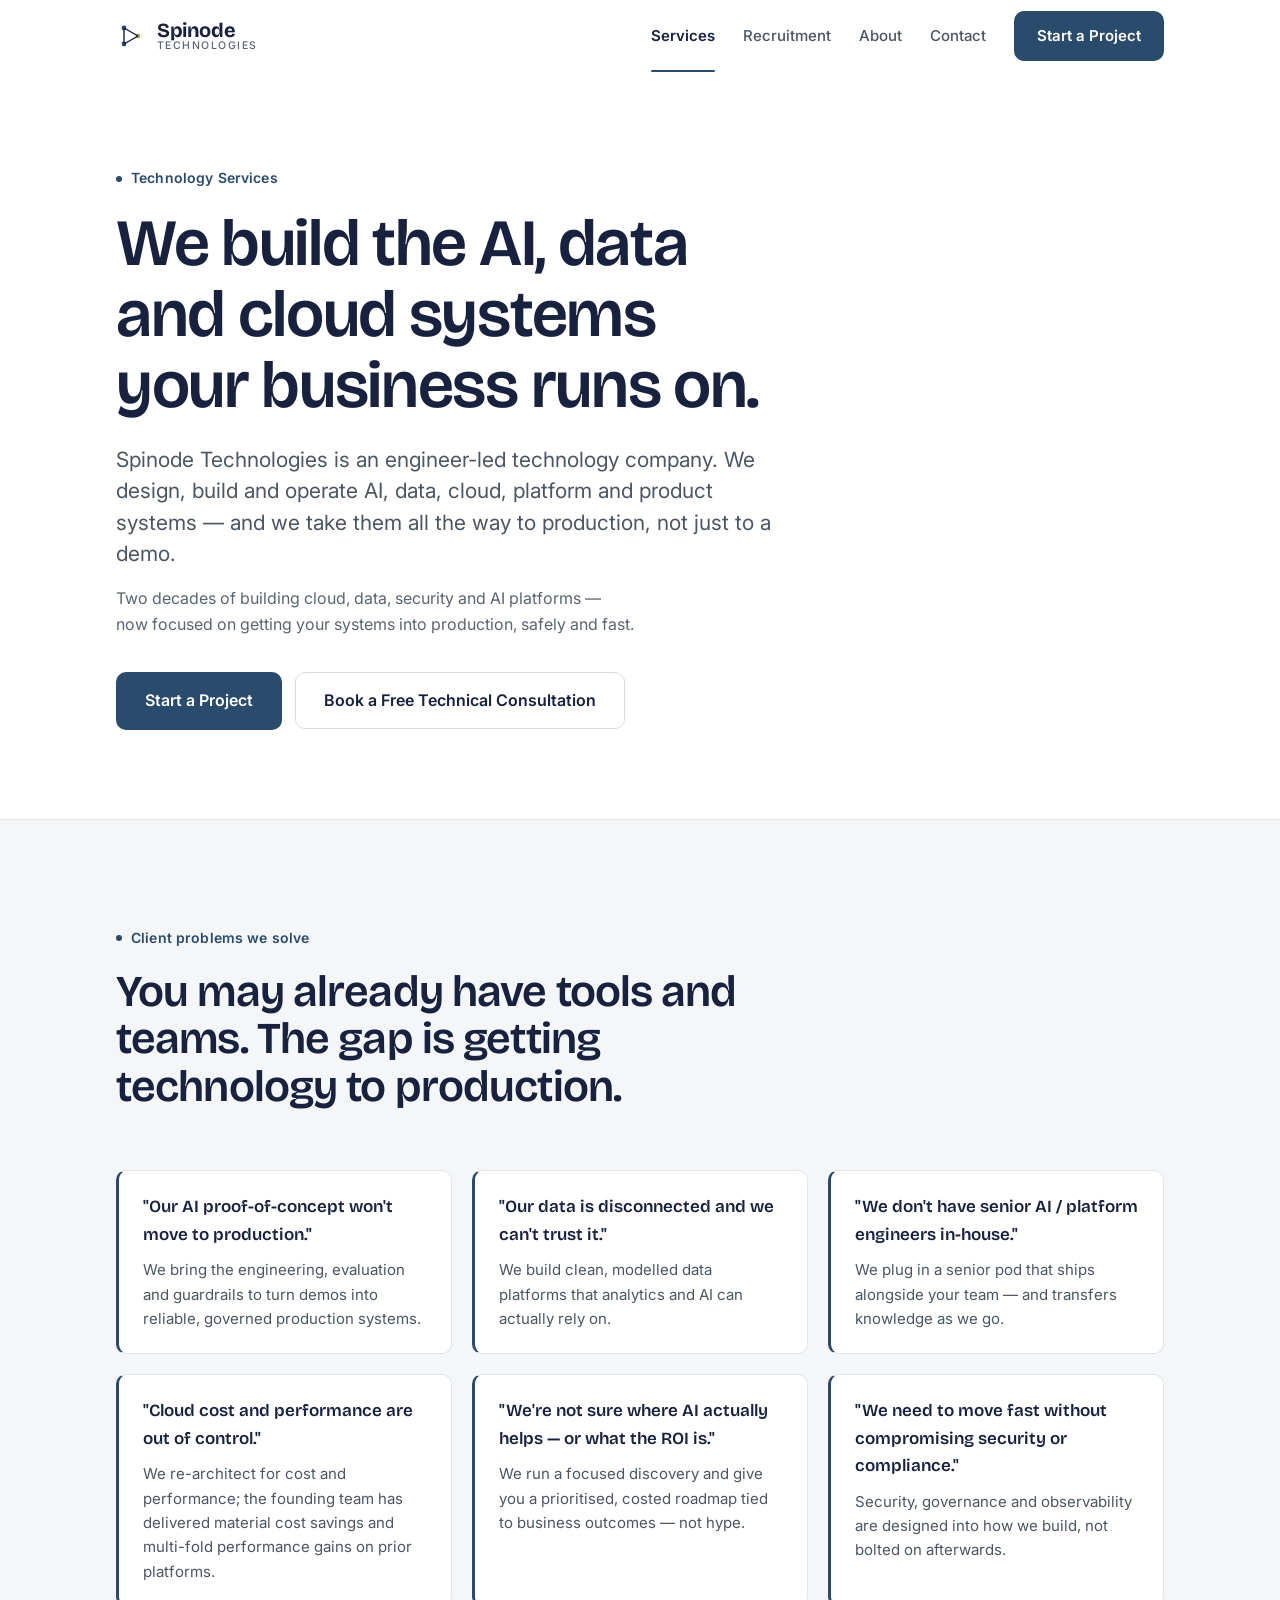
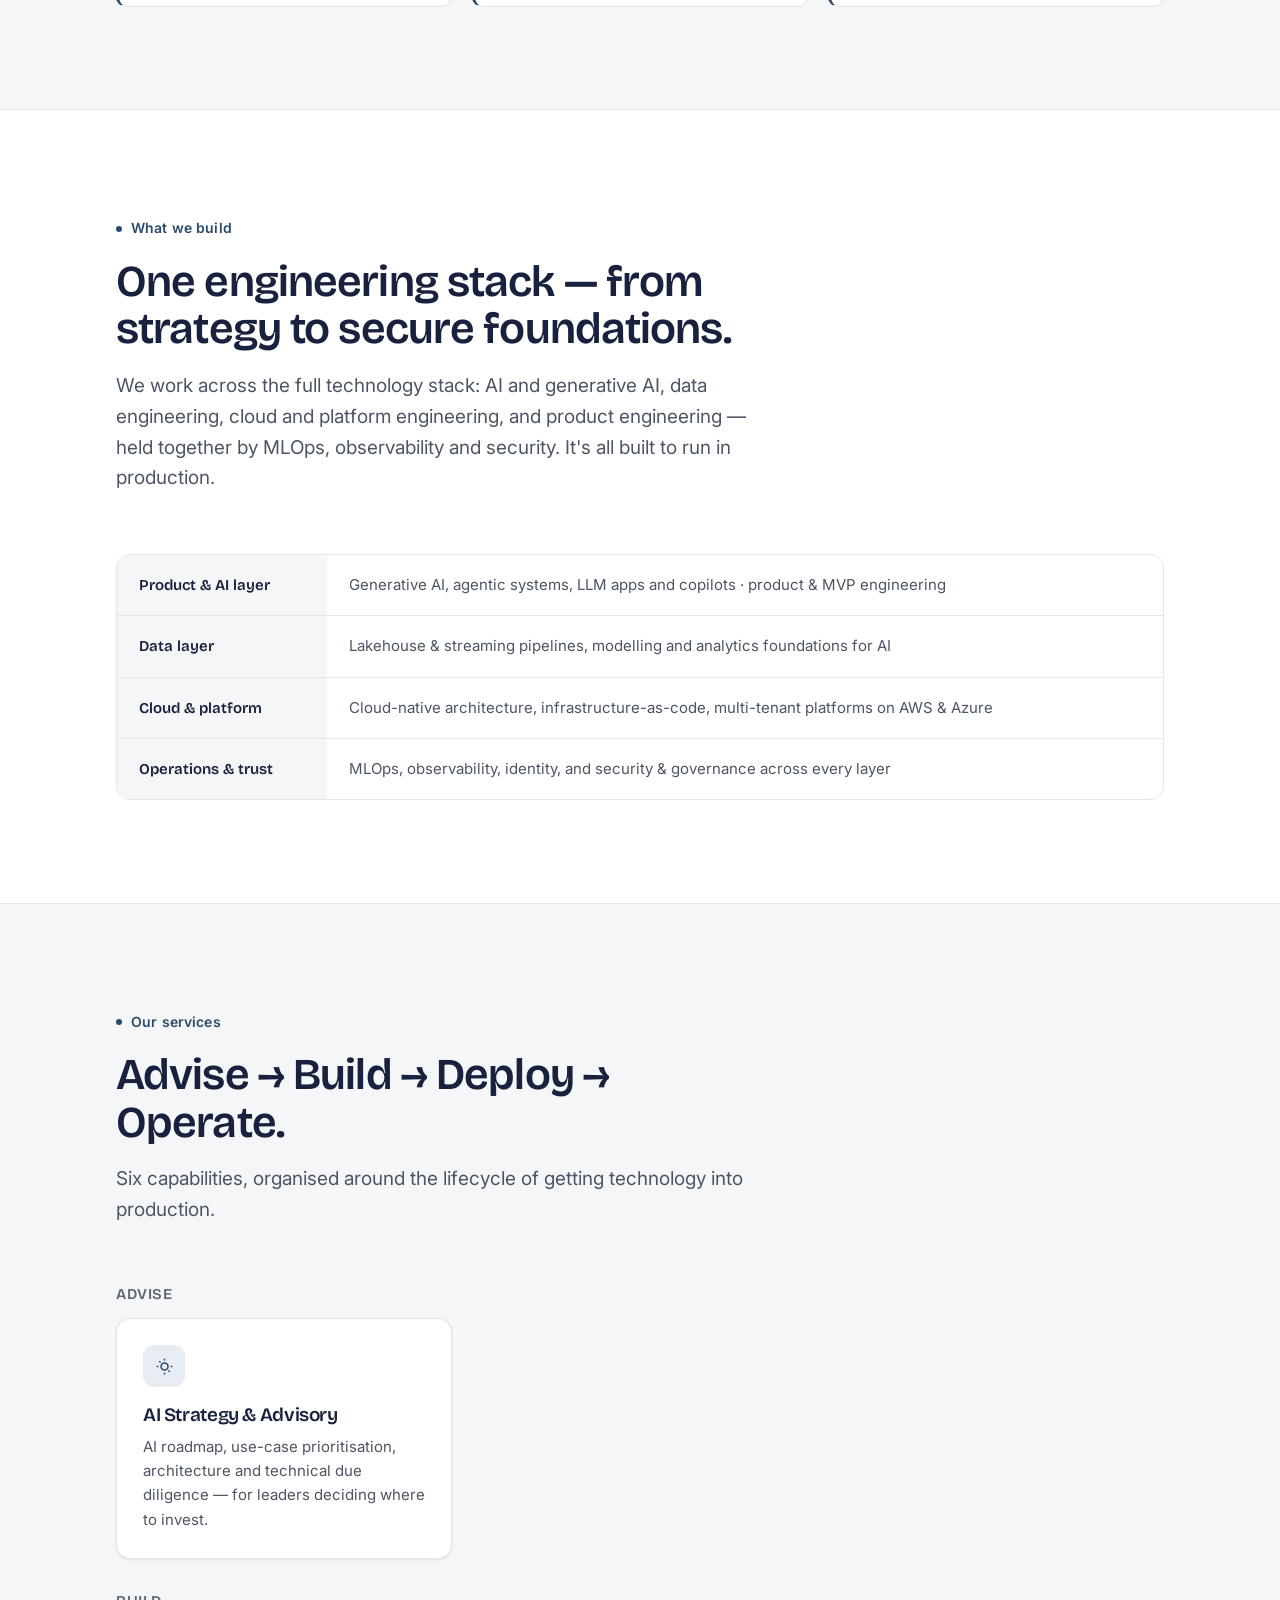
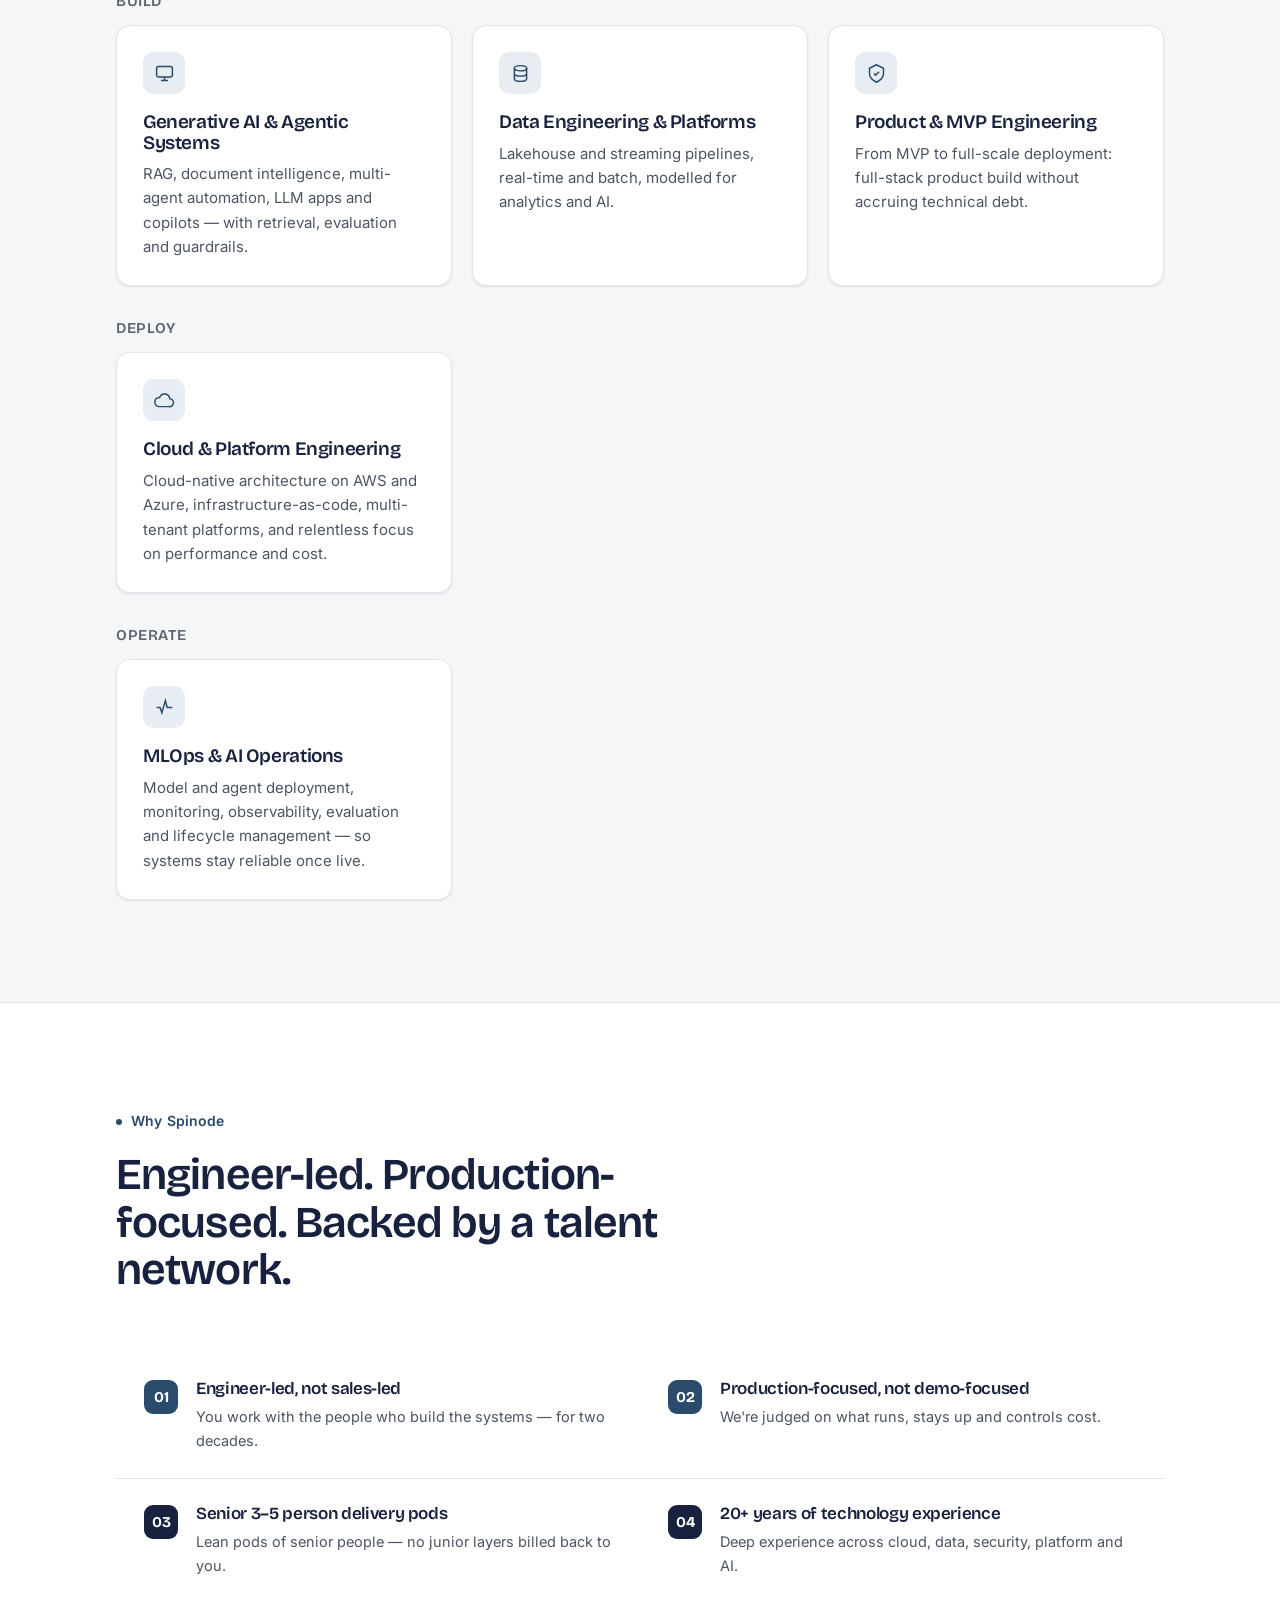
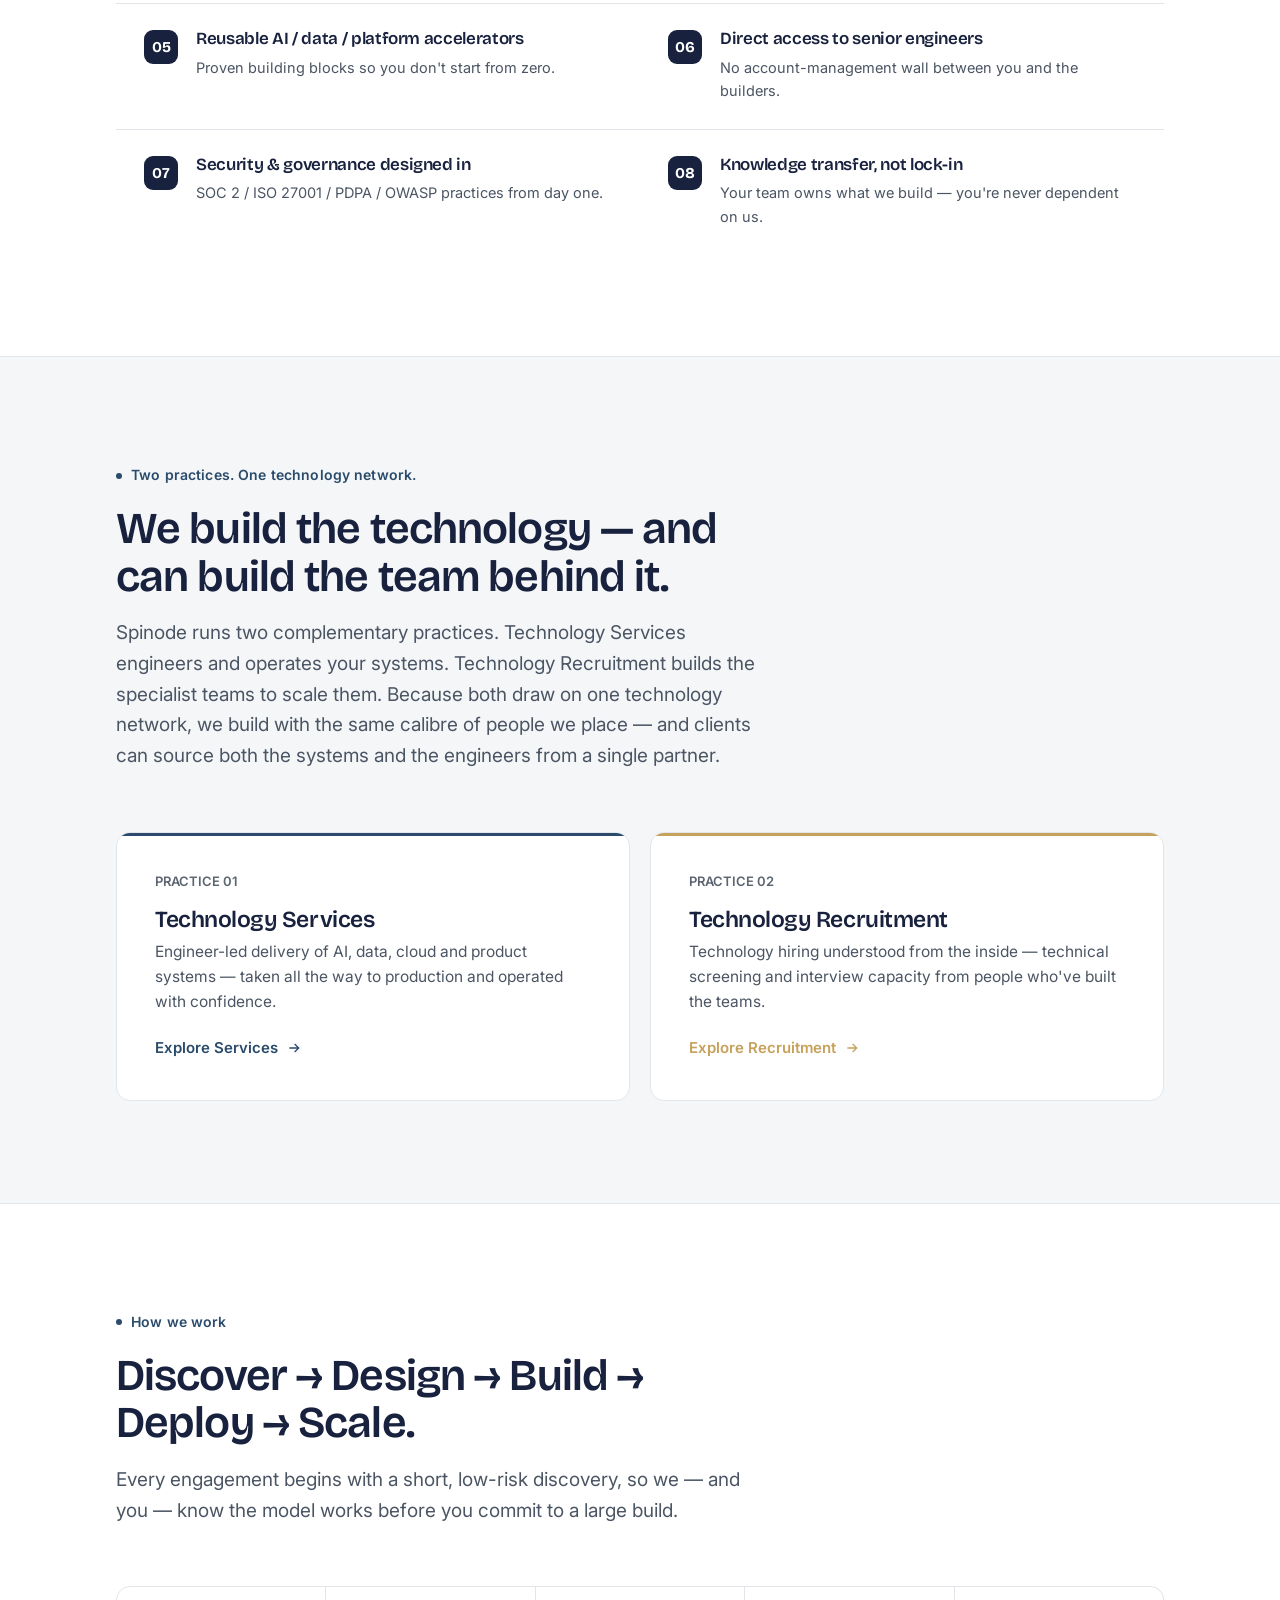
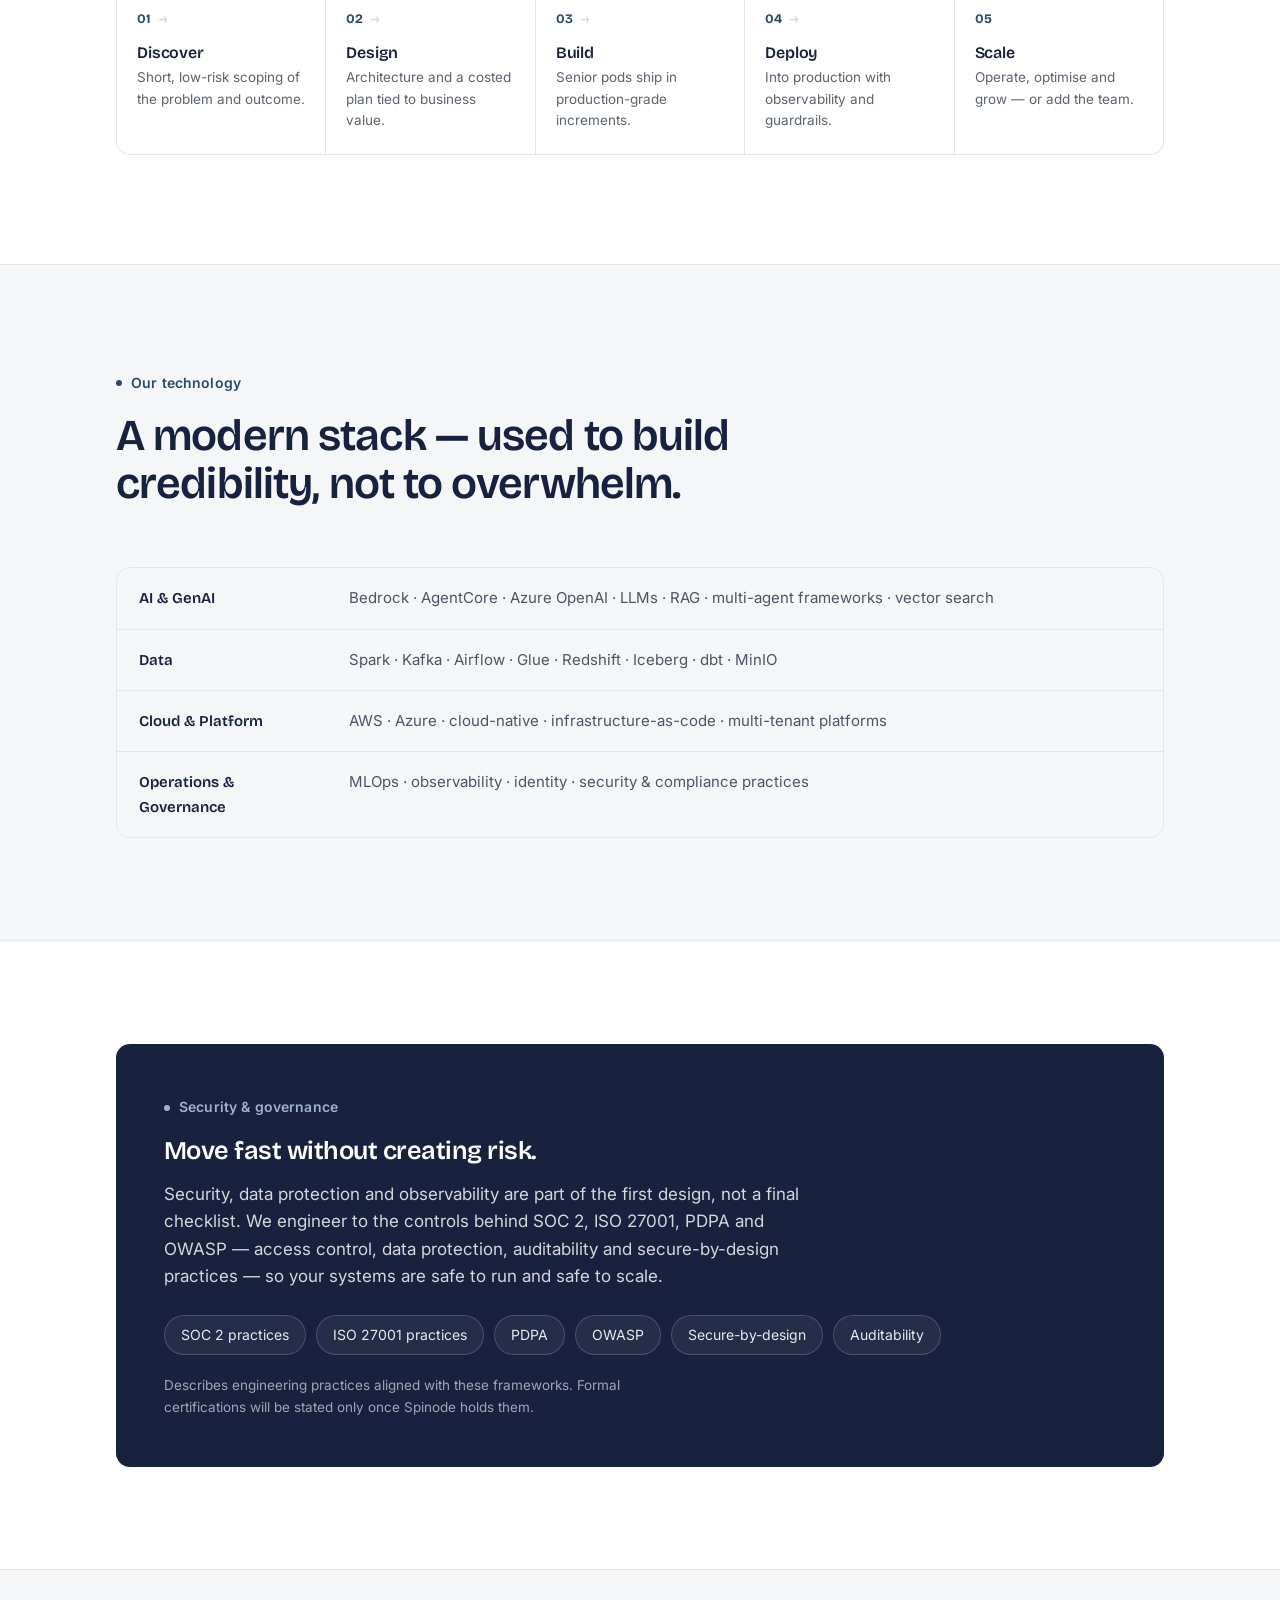
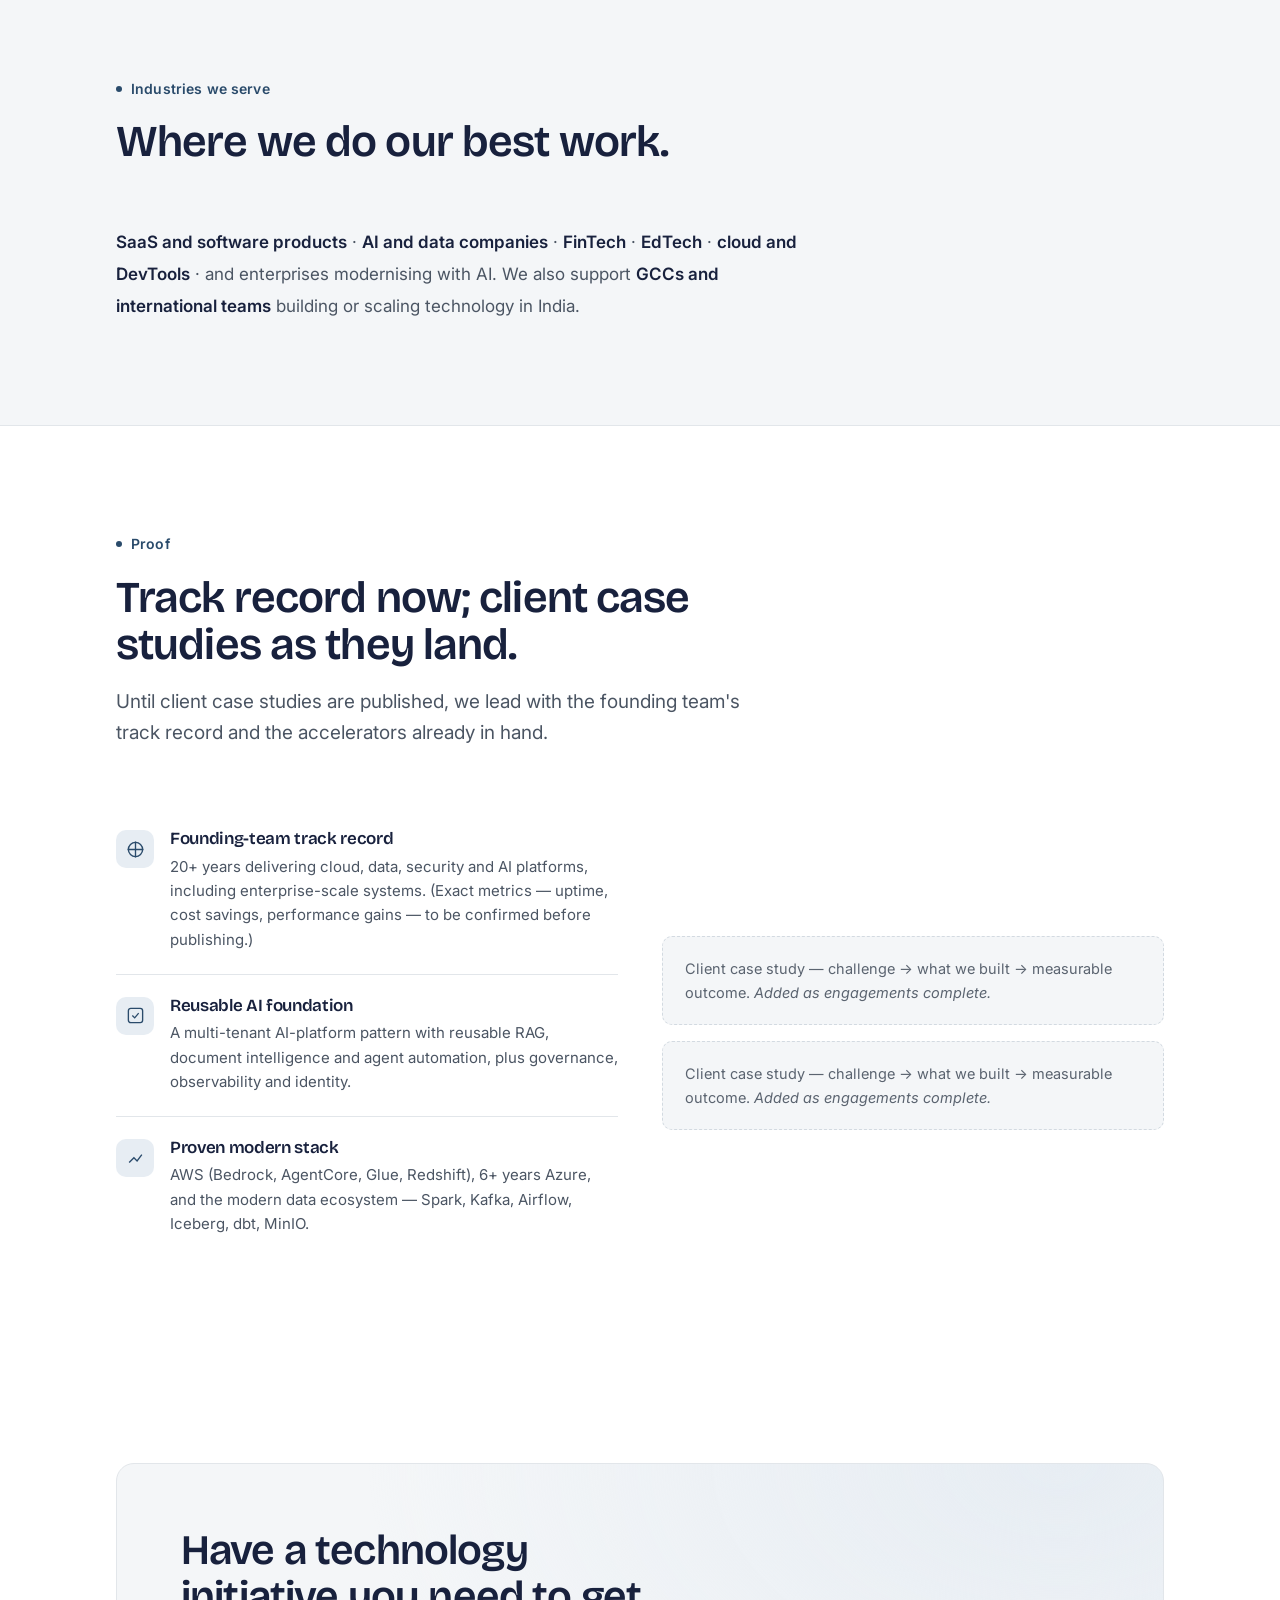
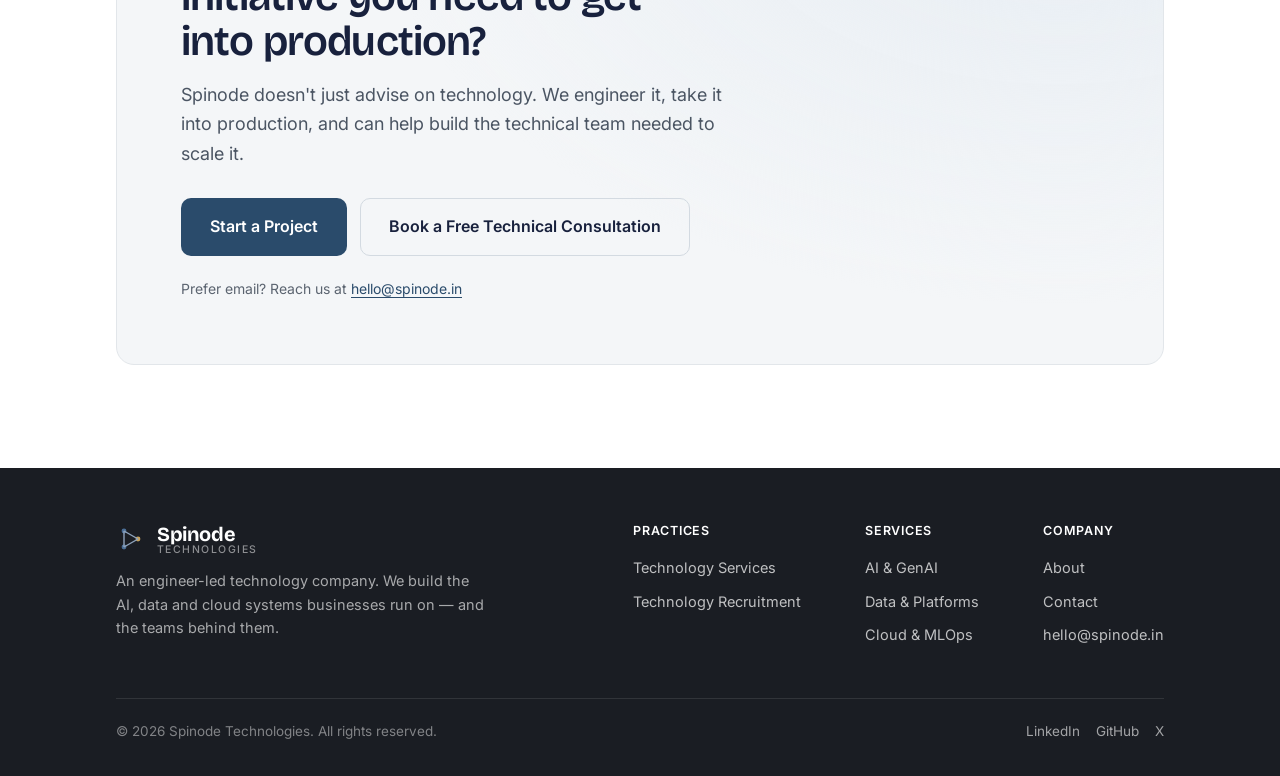
<file: services.html>
<!DOCTYPE html>
<html lang="en">
<head>
<meta charset="UTF-8">
<meta name="viewport" content="width=device-width, initial-scale=1.0">
<title>Technology Services — Spinode Technologies</title>
<meta name="description" content="Spinode Technologies is an engineer-led technology company. We design, build and operate AI, data, cloud and product systems — and take them all the way to production.">
<link rel="preconnect" href="https://fonts.googleapis.com">
<link rel="preconnect" href="https://fonts.gstatic.com" crossorigin>
<link href="https://fonts.googleapis.com/css2?family=Bricolage+Grotesque:opsz,wght@12..96,500;12..96,600;12..96,700&family=Inter:wght@400;500;600&display=swap" rel="stylesheet">
<style>
/* ============================================================
   Spinode Technologies — Slate & Steel theme
   Shared stylesheet for Home, Services, Recruitment
   ============================================================ */

:root{
  /* palette (reconciled from both brief docs) */
  --navy:#18213D;        /* primary dark / headings */
  --ink:#1A1D23;         /* deepest — footer */
  --text:#1F2937;        /* body */
  --slate:#4B5563;       /* muted body */
  --slate-2:#5B6470;     /* labels */
  --bg:#FFFFFF;
  --bg-alt:#F4F6F8;      /* light section */
  --bg-tint:#EEF2F7;     /* faint accent wash */
  --border:#E2E6EA;
  --border-strong:#D3DAE1;
  --accent:#2A4B6B;      /* single steel-blue accent */
  --accent-hover:#1F3A54;
  --accent-soft:#E7EDF3;
  --gold:#C6A15B;        /* sparing highlight only */

  --maxw:1160px;
  --gutter:clamp(20px,5vw,56px);
  --radius:14px;
  --radius-sm:10px;

  --shadow-sm:0 1px 2px rgba(24,33,61,.04),0 1px 3px rgba(24,33,61,.06);
  --shadow:0 4px 16px rgba(24,33,61,.06),0 2px 6px rgba(24,33,61,.05);
}

*{box-sizing:border-box}
html{scroll-behavior:smooth}
@media (prefers-reduced-motion:reduce){html{scroll-behavior:auto}}

body{
  margin:0;
  background:var(--bg);
  color:var(--text);
  font-family:"Inter",system-ui,-apple-system,"Segoe UI",sans-serif;
  font-size:17px;line-height:1.62;
  -webkit-font-smoothing:antialiased;text-rendering:optimizeLegibility;
  overflow-x:hidden;
}

h1,h2,h3,h4{font-family:"Bricolage Grotesque",Georgia,serif;color:var(--navy);
  font-weight:600;line-height:1.08;letter-spacing:-0.02em;margin:0}
a{color:inherit;text-decoration:none}
p{margin:0}
img,svg{display:block}

.wrap{max-width:var(--maxw);margin:0 auto;padding-inline:var(--gutter)}
:focus-visible{outline:2px solid var(--accent);outline-offset:3px;border-radius:3px}
.sr-only{position:absolute;width:1px;height:1px;padding:0;margin:-1px;overflow:hidden;clip:rect(0 0 0 0);white-space:nowrap;border:0}

/* ---------- kicker / eyebrow (subtle, not tracked all-caps) ---------- */
.kicker{display:inline-flex;align-items:center;gap:9px;color:var(--accent);
  font-size:14px;font-weight:600;margin-bottom:18px;letter-spacing:.01em}
.kicker .dot{width:6px;height:6px;border-radius:50%;background:var(--accent)}
.kicker.gold{color:var(--gold)}
.kicker.gold .dot{background:var(--gold)}

/* ---------- buttons ---------- */
.btn{display:inline-flex;align-items:center;gap:9px;font-family:"Inter";
  font-weight:600;font-size:15px;padding:12px 22px;border-radius:var(--radius-sm);
  cursor:pointer;border:1px solid transparent;transition:transform .16s ease,background .2s ease,border-color .2s ease,color .2s ease;white-space:nowrap}
.btn svg{width:16px;height:16px}
.btn-primary{background:var(--accent);color:#fff}
.btn-primary:hover{background:var(--accent-hover);transform:translateY(-1px)}
.btn-outline{background:transparent;color:var(--navy);border-color:var(--border-strong)}
.btn-outline:hover{border-color:var(--accent);color:var(--accent);transform:translateY(-1px)}
.btn-lg{padding:15px 28px;font-size:16px}

/* ---------- nav ---------- */
header.site{position:sticky;top:0;z-index:50;background:rgba(255,255,255,.86);
  backdrop-filter:blur(10px);border-bottom:1px solid transparent;transition:border-color .3s ease,box-shadow .3s ease}
header.site.scrolled{border-bottom-color:var(--border);box-shadow:var(--shadow-sm);background:rgba(255,255,255,.94)}
.nav{display:flex;align-items:center;justify-content:space-between;height:72px}
.brand{display:flex;align-items:center;gap:11px;font-family:"Bricolage Grotesque";font-weight:700;font-size:20px;color:var(--navy);letter-spacing:-.02em}
.brand small{display:block;font-family:"Inter";font-weight:500;font-size:10.5px;letter-spacing:.14em;color:var(--slate-2);text-transform:uppercase;margin-top:1px}
.brand .bwrap{line-height:1}
.nav-links{display:flex;align-items:center;gap:28px}
.nav-links a.link{color:var(--slate);font-size:15px;font-weight:500;transition:color .2s ease;position:relative}
.nav-links a.link:hover{color:var(--navy)}
.nav-links a.link.active{color:var(--navy);font-weight:600}
.nav-links a.link.active::after{content:"";position:absolute;left:0;right:0;bottom:-24px;height:2px;background:var(--accent);border-radius:2px}
.nav-toggle{display:none;background:none;border:0;color:var(--navy);cursor:pointer;padding:8px}

@media (max-width:880px){
  .nav-links{position:absolute;top:72px;left:0;right:0;flex-direction:column;align-items:stretch;gap:0;
    background:#fff;border-bottom:1px solid var(--border);max-height:0;overflow:hidden;transition:max-height .3s ease}
  .nav-links.open{max-height:360px}
  .nav-links a.link{padding:15px var(--gutter);border-top:1px solid var(--border)}
  .nav-links a.link.active::after{display:none}
  .nav-links .btn{margin:14px var(--gutter) 18px}
  .nav-toggle{display:block}
}

/* ---------- sections ---------- */
section{padding-block:clamp(64px,8vw,104px)}
section.alt{background:var(--bg-alt);border-block:1px solid var(--border)}
.section-head{max-width:60ch;margin-bottom:clamp(40px,5vw,60px)}
.section-head.center{margin-inline:auto;text-align:center}
.section-head h2{font-size:clamp(28px,4vw,44px)}
.section-head p{margin-top:18px;color:var(--slate);font-size:clamp(16px,1.7vw,19px)}

/* ---------- hero (generic) ---------- */
.hero{padding-top:clamp(56px,7vw,92px);padding-bottom:clamp(56px,7vw,92px)}
.hero h1{font-size:clamp(38px,5.6vw,66px);max-width:16ch}
.hero .lead{margin-top:22px;font-size:clamp(18px,2vw,21px);color:var(--slate);max-width:52ch;line-height:1.5}
.hero .sub{margin-top:16px;font-size:16px;color:var(--slate-2);max-width:52ch}
.hero .cta-row{display:flex;flex-wrap:wrap;gap:13px;margin-top:34px}

/* ---------- cards ---------- */
.card{background:#fff;border:1px solid var(--border);border-radius:var(--radius);padding:26px;box-shadow:var(--shadow-sm)}
.grid{display:grid;gap:20px}
.g-2{grid-template-columns:repeat(2,1fr)}
.g-3{grid-template-columns:repeat(3,1fr)}
.g-4{grid-template-columns:repeat(4,1fr)}
@media (max-width:900px){.g-3,.g-4{grid-template-columns:repeat(2,1fr)}}
@media (max-width:620px){.g-2,.g-3,.g-4{grid-template-columns:1fr}}

.icon-badge{width:42px;height:42px;border-radius:11px;display:grid;place-items:center;
  background:var(--accent-soft);color:var(--accent);margin-bottom:18px}
.icon-badge svg{width:21px;height:21px;stroke:currentColor;fill:none;stroke-width:1.7}
.card h3{font-size:19px;margin-bottom:9px}
.card p{color:var(--slate);font-size:15px}

/* problem cards */
.problem{background:#fff;border:1px solid var(--border);border-left:3px solid var(--accent);
  border-radius:var(--radius-sm);padding:22px 24px}
.problem .q{font-family:"Bricolage Grotesque";color:var(--navy);font-weight:600;font-size:17px;margin-bottom:10px}
.problem .a{color:var(--slate);font-size:15px}

/* ---------- process flow ---------- */
.flow{display:flex;align-items:stretch;gap:0;flex-wrap:nowrap;overflow-x:auto;padding-bottom:6px}
.flow .stage{flex:1 1 0;min-width:150px;background:#fff;border:1px solid var(--border);padding:22px 20px;position:relative}
.flow .stage:first-child{border-top-left-radius:var(--radius);border-bottom-left-radius:var(--radius)}
.flow .stage:last-child{border-top-right-radius:var(--radius);border-bottom-right-radius:var(--radius)}
.flow .stage + .stage{border-left:0}
.flow .stage .n{font-family:"Bricolage Grotesque";font-weight:700;font-size:13px;color:var(--accent);
  display:flex;align-items:center;gap:8px;margin-bottom:14px}
.flow .stage .n .arrow{color:var(--border-strong)}
.flow .stage h4{font-size:16px;margin-bottom:5px;letter-spacing:-.01em}
.flow .stage p{color:var(--slate-2);font-size:13.5px}
@media (max-width:760px){
  .flow{flex-direction:column}
  .flow .stage{min-width:0}
  .flow .stage:first-child{border-radius:var(--radius) var(--radius) 0 0}
  .flow .stage:last-child{border-radius:0 0 var(--radius) var(--radius)}
  .flow .stage + .stage{border-left:1px solid var(--border);border-top:0}
}

/* how-we-work compact steps */
.steps4{display:grid;grid-template-columns:repeat(auto-fit,minmax(180px,1fr));gap:1px;background:var(--border);border:1px solid var(--border);border-radius:var(--radius);overflow:hidden}
.steps4 .s{background:#fff;padding:26px 24px}
.steps4 .s .num{font-family:"Bricolage Grotesque";font-weight:700;font-size:14px;color:var(--accent);margin-bottom:16px;display:flex;align-items:center;gap:9px}
.steps4 .s .num .rule{flex:1;height:1px;background:var(--border)}
.steps4 .s h4{font-size:18px;margin-bottom:8px}
.steps4 .s p{color:var(--slate);font-size:14px}

/* differentiator list (numbered) */
.diffs{display:grid;grid-template-columns:repeat(2,1fr);gap:0}
.diff{padding:26px 28px;border-top:1px solid var(--border);display:flex;gap:18px}
.diff:nth-child(1),.diff:nth-child(2){border-top:0}
.diff .idx{flex:none;font-family:"Bricolage Grotesque";font-weight:700;font-size:15px;color:#fff;
  background:var(--navy);width:34px;height:34px;border-radius:9px;display:grid;place-items:center}
.diff.lead .idx{background:var(--accent)}
.diff h4{font-size:17px;margin-bottom:7px}
.diff p{color:var(--slate);font-size:14.5px}
@media (max-width:720px){.diffs{grid-template-columns:1fr}.diff:nth-child(2){border-top:1px solid var(--border)}
  .diff{padding-inline:0}}

/* spec / stack table */
.stack{border:1px solid var(--border);border-radius:var(--radius);overflow:hidden}
.stack .row{display:grid;grid-template-columns:210px 1fr;border-top:1px solid var(--border)}
.stack .row:first-child{border-top:0}
.stack .row .k{background:var(--bg-alt);padding:18px 22px;font-family:"Bricolage Grotesque";font-weight:600;color:var(--navy);font-size:15px}
.stack .row .v{padding:18px 22px;color:var(--slate);font-size:15px}
@media (max-width:640px){.stack .row{grid-template-columns:1fr}.stack .row .v{padding-top:0}}

/* pill list */
.pills{display:flex;flex-wrap:wrap;gap:10px}
.pill{border:1px solid var(--border);background:#fff;border-radius:999px;padding:8px 16px;font-size:14px;color:var(--text);transition:border-color .2s ease,color .2s ease}
.pill:hover{border-color:var(--accent);color:var(--accent)}

/* two-practice split */
.practices{display:grid;grid-template-columns:1fr 1fr;gap:20px}
.practice{background:#fff;border:1px solid var(--border);border-radius:var(--radius);padding:clamp(26px,3vw,38px);position:relative;overflow:hidden}
.practice::before{content:"";position:absolute;top:0;left:0;right:0;height:3px;background:var(--accent)}
.practice.recruit::before{background:var(--gold)}
.practice h3{font-size:23px;margin-bottom:6px}
.practice .tag{color:var(--slate-2);font-size:13px;font-weight:600;margin-bottom:16px}
.practice p{color:var(--slate);font-size:15.5px;margin-bottom:20px}
.practice .go{display:inline-flex;align-items:center;gap:8px;color:var(--accent);font-weight:600;font-size:15px}
.practice.recruit .go{color:var(--gold)}
.practice .go svg{width:16px;height:16px;transition:transform .2s ease}
.practice:hover .go svg{transform:translateX(4px)}
@media (max-width:720px){.practices{grid-template-columns:1fr}}

/* checklist */
.checks{list-style:none;margin:0;padding:0;display:flex;flex-direction:column;gap:11px}
.checks li{display:flex;gap:11px;align-items:flex-start;font-size:15px;color:var(--text)}
.checks li svg{flex:none;margin-top:3px;width:17px;height:17px}

/* callout / governance */
.callout{background:var(--navy);color:#fff;border-radius:var(--radius);padding:clamp(30px,4vw,48px)}
.callout h2{color:#fff}
.callout p{color:rgba(255,255,255,.82);margin-top:16px;max-width:60ch}
.callout .note{margin-top:20px;font-size:13.5px;color:rgba(255,255,255,.6)}
.callout .pills .pill{background:rgba(255,255,255,.06);border-color:rgba(255,255,255,.16);color:rgba(255,255,255,.9)}

/* CTA band */
.cta-band{background:
    radial-gradient(120% 160% at 90% 0%,var(--accent-soft),transparent 55%),
    var(--bg-alt);
  border:1px solid var(--border);border-radius:18px;padding:clamp(38px,5vw,68px)}
.cta-band h2{font-size:clamp(26px,3.6vw,42px);max-width:18ch}
.cta-band p{margin-top:16px;color:var(--slate);max-width:52ch;font-size:18px}
.cta-band .cta-row{display:flex;flex-wrap:wrap;gap:13px;margin-top:30px}
.cta-band .note{margin-top:22px;color:var(--slate-2);font-size:14px}
.cta-band .note a{color:var(--accent);text-decoration:underline;text-underline-offset:3px}

/* industries inline */
.inline-list{color:var(--slate);font-size:17px;line-height:1.9;max-width:62ch}
.inline-list b{color:var(--navy);font-weight:600}

/* proof */
.proof-item{display:flex;gap:16px;padding:22px 0;border-top:1px solid var(--border)}
.proof-item:first-child{border-top:0}
.proof-item .mark{flex:none;width:38px;height:38px;border-radius:10px;background:var(--accent-soft);color:var(--accent);display:grid;place-items:center}
.proof-item .mark svg{width:19px;height:19px;stroke:currentColor;fill:none;stroke-width:1.7}
.proof-item h4{font-size:17px;margin-bottom:6px}
.proof-item p{color:var(--slate);font-size:15px}
.proof-placeholder{border:1px dashed var(--border-strong);border-radius:var(--radius-sm);padding:20px 22px;color:var(--slate-2);font-size:14.5px;background:var(--bg-alt)}

/* ---------- footer ---------- */
footer.site{background:var(--ink);color:#fff;padding-block:56px 34px}
footer.site h2,footer.site h3,footer.site h4{color:#fff}
.foot-grid{display:flex;justify-content:space-between;gap:44px;flex-wrap:wrap}
.foot-brand{max-width:34ch}
.foot-brand .brand{color:#fff;margin-bottom:14px}
.foot-brand .brand small{color:rgba(255,255,255,.5)}
.foot-brand p{color:rgba(255,255,255,.62);font-size:14.5px}
.foot-cols{display:flex;gap:clamp(36px,5vw,72px);flex-wrap:wrap}
.foot-col h4{font-family:"Inter";font-weight:600;font-size:12.5px;letter-spacing:.06em;text-transform:uppercase;color:rgba(255,255,255,.45);margin:0 0 14px}
.foot-col a{display:block;color:rgba(255,255,255,.72);font-size:14.5px;padding:5px 0;transition:color .2s ease}
.foot-col a:hover{color:#fff}
.foot-base{display:flex;justify-content:space-between;gap:18px;flex-wrap:wrap;margin-top:46px;padding-top:22px;border-top:1px solid rgba(255,255,255,.1);color:rgba(255,255,255,.45);font-size:13.5px}
.foot-base .socials{display:flex;gap:16px}
.foot-base .socials a{color:rgba(255,255,255,.6)}
.foot-base .socials a:hover{color:#fff}

/* entrance (one subtle, reduced-motion-safe) */
@keyframes rise{from{opacity:0;transform:translateY(14px)}to{opacity:1;transform:translateY(0)}}
.rise{animation:rise .6s ease both}
@media (prefers-reduced-motion:reduce){.rise{animation:none}}

/* ---------- home hero two-column ---------- */
.home-hero .hero-grid{display:grid;grid-template-columns:1.1fr .9fr;gap:clamp(28px,5vw,64px);align-items:center}
.home-hero .hero-copy h1{max-width:15ch}
.home-hero .hero-visual{max-width:440px;width:100%;margin-inline:auto}
@media (max-width:860px){
  .home-hero .hero-grid{grid-template-columns:1fr}
  .home-hero .hero-visual{order:-1;max-width:300px;margin-bottom:6px}
}

</style>
</head>
<body>

<!-- ===== NAV ===== -->
<header class="site" id="siteHeader">
  <div class="wrap nav">
    <a href="index.html" class="brand" aria-label="Spinode Technologies home">
      <svg width="30" height="30" viewBox="0 0 30 30" aria-hidden="true">
        <circle cx="8" cy="7" r="2.4" fill="#2A4B6B"/><circle cx="8" cy="23" r="2.4" fill="#2A4B6B"/>
        <circle cx="22" cy="15" r="2.4" fill="#C6A15B"/>
        <line x1="8" y1="7" x2="8" y2="23" stroke="#18213D" stroke-width="1.4"/>
        <line x1="8" y1="7" x2="22" y2="15" stroke="#18213D" stroke-width="1.4"/>
        <line x1="8" y1="23" x2="22" y2="15" stroke="#18213D" stroke-width="1.4"/>
      </svg>
      <span class="bwrap">Spinode<small>Technologies</small></span>
    </a>
    <button class="nav-toggle" id="navToggle" aria-label="Toggle menu" aria-expanded="false">
      <svg width="24" height="24" viewBox="0 0 24 24" fill="none" stroke="currentColor" stroke-width="1.8"><line x1="4" y1="8" x2="20" y2="8"/><line x1="4" y1="16" x2="20" y2="16"/></svg>
    </button>
    <nav class="nav-links" id="navLinks">
      <a class="link active" href="services.html">Services</a>
      <a class="link" href="recruitment.html">Recruitment</a>
      <a class="link" href="index.html#about">About</a>
      <a class="link" href="#contact">Contact</a>
      <a class="btn btn-primary" href="#contact">Start a Project</a>
    </nav>
  </div>
</header>

<main>

<!-- ===== 01 HERO ===== -->
<section class="hero">
  <div class="wrap">
    <span class="kicker rise"><span class="dot"></span>Technology Services</span>
    <h1 class="rise">We build the AI, data and cloud systems your business runs on.</h1>
    <p class="lead rise">Spinode Technologies is an engineer-led technology company. We design, build and operate AI, data, cloud, platform and product systems — and we take them all the way to production, not just to a demo.</p>
    <p class="sub rise">Two decades of building cloud, data, security and AI platforms — now focused on getting your systems into production, safely and fast.</p>
    <div class="cta-row rise">
      <a class="btn btn-primary btn-lg" href="#contact">Start a Project</a>
      <a class="btn btn-outline btn-lg" href="#contact">Book a Free Technical Consultation</a>
    </div>
  </div>
</section>

<!-- ===== 02 CLIENT PROBLEMS ===== -->
<section class="alt" id="problems">
  <div class="wrap">
    <div class="section-head">
      <div class="kicker"><span class="dot"></span>Client problems we solve</div>
      <h2>You may already have tools and teams. The gap is getting technology to production.</h2>
    </div>
    <div class="grid g-3">
      <div class="problem"><div class="q">"Our AI proof-of-concept won't move to production."</div><div class="a">We bring the engineering, evaluation and guardrails to turn demos into reliable, governed production systems.</div></div>
      <div class="problem"><div class="q">"Our data is disconnected and we can't trust it."</div><div class="a">We build clean, modelled data platforms that analytics and AI can actually rely on.</div></div>
      <div class="problem"><div class="q">"We don't have senior AI / platform engineers in-house."</div><div class="a">We plug in a senior pod that ships alongside your team — and transfers knowledge as we go.</div></div>
      <div class="problem"><div class="q">"Cloud cost and performance are out of control."</div><div class="a">We re-architect for cost and performance; the founding team has delivered material cost savings and multi-fold performance gains on prior platforms.</div></div>
      <div class="problem"><div class="q">"We're not sure where AI actually helps — or what the ROI is."</div><div class="a">We run a focused discovery and give you a prioritised, costed roadmap tied to business outcomes — not hype.</div></div>
      <div class="problem"><div class="q">"We need to move fast without compromising security or compliance."</div><div class="a">Security, governance and observability are designed into how we build, not bolted on afterwards.</div></div>
    </div>
  </div>
</section>

<!-- ===== 03 WHAT WE BUILD ===== -->
<section id="what-we-build">
  <div class="wrap">
    <div class="section-head">
      <div class="kicker"><span class="dot"></span>What we build</div>
      <h2>One engineering stack — from strategy to secure foundations.</h2>
      <p>We work across the full technology stack: AI and generative AI, data engineering, cloud and platform engineering, and product engineering — held together by MLOps, observability and security. It's all built to run in production.</p>
    </div>
    <div class="stack">
      <div class="row"><div class="k">Product &amp; AI layer</div><div class="v">Generative AI, agentic systems, LLM apps and copilots · product &amp; MVP engineering</div></div>
      <div class="row"><div class="k">Data layer</div><div class="v">Lakehouse &amp; streaming pipelines, modelling and analytics foundations for AI</div></div>
      <div class="row"><div class="k">Cloud &amp; platform</div><div class="v">Cloud-native architecture, infrastructure-as-code, multi-tenant platforms on AWS &amp; Azure</div></div>
      <div class="row"><div class="k">Operations &amp; trust</div><div class="v">MLOps, observability, identity, and security &amp; governance across every layer</div></div>
    </div>
  </div>
</section>

<!-- ===== 04 OUR SERVICES ===== -->
<section class="alt" id="services">
  <div class="wrap">
    <div class="section-head">
      <div class="kicker"><span class="dot"></span>Our services</div>
      <h2>Advise → Build → Deploy → Operate.</h2>
      <p>Six capabilities, organised around the lifecycle of getting technology into production.</p>
    </div>

    <!-- ADVISE -->
    <h3 style="font-size:15px;color:var(--slate-2);letter-spacing:.04em;margin:0 0 16px">ADVISE</h3>
    <div class="grid g-3" style="margin-bottom:34px">
      <div class="card">
        <div class="icon-badge"><svg viewBox="0 0 24 24"><path d="M12 3v2M12 19v2M3 12h2M19 12h2M6 6l1.5 1.5M16.5 16.5 18 18"/><circle cx="12" cy="12" r="4"/></svg></div>
        <h3>AI Strategy &amp; Advisory</h3>
        <p>AI roadmap, use-case prioritisation, architecture and technical due diligence — for leaders deciding where to invest.</p>
      </div>
    </div>

    <!-- BUILD -->
    <h3 style="font-size:15px;color:var(--slate-2);letter-spacing:.04em;margin:0 0 16px">BUILD</h3>
    <div class="grid g-3" style="margin-bottom:34px">
      <div class="card">
        <div class="icon-badge"><svg viewBox="0 0 24 24"><rect x="3" y="4" width="18" height="12" rx="2"/><path d="M8 20h8M12 16v4"/></svg></div>
        <h3>Generative AI &amp; Agentic Systems</h3>
        <p>RAG, document intelligence, multi-agent automation, LLM apps and copilots — with retrieval, evaluation and guardrails.</p>
      </div>
      <div class="card">
        <div class="icon-badge"><svg viewBox="0 0 24 24"><ellipse cx="12" cy="6" rx="7" ry="3"/><path d="M5 6v6c0 1.7 3.1 3 7 3s7-1.3 7-3V6M5 12v6c0 1.7 3.1 3 7 3s7-1.3 7-3v-6"/></svg></div>
        <h3>Data Engineering &amp; Platforms</h3>
        <p>Lakehouse and streaming pipelines, real-time and batch, modelled for analytics and AI.</p>
      </div>
      <div class="card">
        <div class="icon-badge"><svg viewBox="0 0 24 24"><path d="M12 2 4 6v6c0 5 3.4 7.7 8 10 4.6-2.3 8-5 8-10V6z"/><path d="m9 12 2 2 4-4"/></svg></div>
        <h3>Product &amp; MVP Engineering</h3>
        <p>From MVP to full-scale deployment: full-stack product build without accruing technical debt.</p>
      </div>
    </div>

    <!-- DEPLOY -->
    <h3 style="font-size:15px;color:var(--slate-2);letter-spacing:.04em;margin:0 0 16px">DEPLOY</h3>
    <div class="grid g-3" style="margin-bottom:34px">
      <div class="card">
        <div class="icon-badge"><svg viewBox="0 0 24 24"><path d="M17.5 19a4.5 4.5 0 0 0 .5-9 6 6 0 0 0-11.6-1.5A4 4 0 0 0 6 19z"/></svg></div>
        <h3>Cloud &amp; Platform Engineering</h3>
        <p>Cloud-native architecture on AWS and Azure, infrastructure-as-code, multi-tenant platforms, and relentless focus on performance and cost.</p>
      </div>
    </div>

    <!-- OPERATE -->
    <h3 style="font-size:15px;color:var(--slate-2);letter-spacing:.04em;margin:0 0 16px">OPERATE</h3>
    <div class="grid g-3">
      <div class="card">
        <div class="icon-badge"><svg viewBox="0 0 24 24"><path d="M3 12h4l2 6 4-14 2 8h6"/></svg></div>
        <h3>MLOps &amp; AI Operations</h3>
        <p>Model and agent deployment, monitoring, observability, evaluation and lifecycle management — so systems stay reliable once live.</p>
      </div>
    </div>
  </div>
</section>

<!-- ===== 05 WHY SPINODE ===== -->
<section id="why">
  <div class="wrap">
    <div class="section-head">
      <div class="kicker"><span class="dot"></span>Why Spinode</div>
      <h2>Engineer-led. Production-focused. Backed by a talent network.</h2>
    </div>
    <div class="diffs">
      <div class="diff lead"><div class="idx">01</div><div><h4>Engineer-led, not sales-led</h4><p>You work with the people who build the systems — for two decades.</p></div></div>
      <div class="diff lead"><div class="idx">02</div><div><h4>Production-focused, not demo-focused</h4><p>We're judged on what runs, stays up and controls cost.</p></div></div>
      <div class="diff"><div class="idx">03</div><div><h4>Senior 3–5 person delivery pods</h4><p>Lean pods of senior people — no junior layers billed back to you.</p></div></div>
      <div class="diff"><div class="idx">04</div><div><h4>20+ years of technology experience</h4><p>Deep experience across cloud, data, security, platform and AI.</p></div></div>
      <div class="diff"><div class="idx">05</div><div><h4>Reusable AI / data / platform accelerators</h4><p>Proven building blocks so you don't start from zero.</p></div></div>
      <div class="diff"><div class="idx">06</div><div><h4>Direct access to senior engineers</h4><p>No account-management wall between you and the builders.</p></div></div>
      <div class="diff"><div class="idx">07</div><div><h4>Security &amp; governance designed in</h4><p>SOC 2 / ISO 27001 / PDPA / OWASP practices from day one.</p></div></div>
      <div class="diff"><div class="idx">08</div><div><h4>Knowledge transfer, not lock-in</h4><p>Your team owns what we build — you're never dependent on us.</p></div></div>
    </div>
  </div>
</section>

<!-- ===== 06 TWO PRACTICES ===== -->
<section class="alt" id="practices">
  <div class="wrap">
    <div class="section-head">
      <div class="kicker"><span class="dot"></span>Two practices. One technology network.</div>
      <h2>We build the technology — and can build the team behind it.</h2>
      <p>Spinode runs two complementary practices. Technology Services engineers and operates your systems. Technology Recruitment builds the specialist teams to scale them. Because both draw on one technology network, we build with the same calibre of people we place — and clients can source both the systems and the engineers from a single partner.</p>
    </div>
    <div class="practices">
      <div class="practice">
        <div class="tag">PRACTICE 01</div>
        <h3>Technology Services</h3>
        <p>Engineer-led delivery of AI, data, cloud and product systems — taken all the way to production and operated with confidence.</p>
        <a class="go" href="services.html">Explore Services <svg viewBox="0 0 24 24" fill="none" stroke="currentColor" stroke-width="2"><path d="M5 12h14M13 6l6 6-6 6"/></svg></a>
      </div>
      <div class="practice recruit">
        <div class="tag">PRACTICE 02</div>
        <h3>Technology Recruitment</h3>
        <p>Technology hiring understood from the inside — technical screening and interview capacity from people who've built the teams.</p>
        <a class="go" href="recruitment.html">Explore Recruitment <svg viewBox="0 0 24 24" fill="none" stroke="currentColor" stroke-width="2"><path d="M5 12h14M13 6l6 6-6 6"/></svg></a>
      </div>
    </div>
  </div>
</section>

<!-- ===== 07 HOW WE WORK ===== -->
<section id="how">
  <div class="wrap">
    <div class="section-head">
      <div class="kicker"><span class="dot"></span>How we work</div>
      <h2>Discover → Design → Build → Deploy → Scale.</h2>
      <p>Every engagement begins with a short, low-risk discovery, so we — and you — know the model works before you commit to a large build.</p>
    </div>
    <div class="flow">
      <div class="stage"><div class="n">01 <span class="arrow">→</span></div><h4>Discover</h4><p>Short, low-risk scoping of the problem and outcome.</p></div>
      <div class="stage"><div class="n">02 <span class="arrow">→</span></div><h4>Design</h4><p>Architecture and a costed plan tied to business value.</p></div>
      <div class="stage"><div class="n">03 <span class="arrow">→</span></div><h4>Build</h4><p>Senior pods ship in production-grade increments.</p></div>
      <div class="stage"><div class="n">04 <span class="arrow">→</span></div><h4>Deploy</h4><p>Into production with observability and guardrails.</p></div>
      <div class="stage"><div class="n">05</div><h4>Scale</h4><p>Operate, optimise and grow — or add the team.</p></div>
    </div>
  </div>
</section>

<!-- ===== 08 OUR TECHNOLOGY ===== -->
<section class="alt" id="technology">
  <div class="wrap">
    <div class="section-head">
      <div class="kicker"><span class="dot"></span>Our technology</div>
      <h2>A modern stack — used to build credibility, not to overwhelm.</h2>
    </div>
    <div class="stack">
      <div class="row"><div class="k">AI &amp; GenAI</div><div class="v">Bedrock · AgentCore · Azure OpenAI · LLMs · RAG · multi-agent frameworks · vector search</div></div>
      <div class="row"><div class="k">Data</div><div class="v">Spark · Kafka · Airflow · Glue · Redshift · Iceberg · dbt · MinIO</div></div>
      <div class="row"><div class="k">Cloud &amp; Platform</div><div class="v">AWS · Azure · cloud-native · infrastructure-as-code · multi-tenant platforms</div></div>
      <div class="row"><div class="k">Operations &amp; Governance</div><div class="v">MLOps · observability · identity · security &amp; compliance practices</div></div>
    </div>
  </div>
</section>

<!-- ===== 09 SECURITY & GOVERNANCE ===== -->
<section id="security">
  <div class="wrap">
    <div class="callout">
      <div class="kicker" style="color:#9db4cc"><span class="dot" style="background:#9db4cc"></span>Security &amp; governance</div>
      <h2>Move fast without creating risk.</h2>
      <p>Security, data protection and observability are part of the first design, not a final checklist. We engineer to the controls behind SOC 2, ISO 27001, PDPA and OWASP — access control, data protection, auditability and secure-by-design practices — so your systems are safe to run and safe to scale.</p>
      <div class="pills" style="margin-top:24px">
        <span class="pill">SOC 2 practices</span><span class="pill">ISO 27001 practices</span>
        <span class="pill">PDPA</span><span class="pill">OWASP</span>
        <span class="pill">Secure-by-design</span><span class="pill">Auditability</span>
      </div>
      <p class="note">Describes engineering practices aligned with these frameworks. Formal certifications will be stated only once Spinode holds them.</p>
    </div>
  </div>
</section>

<!-- ===== 10 INDUSTRIES ===== -->
<section class="alt" id="industries">
  <div class="wrap">
    <div class="section-head">
      <div class="kicker"><span class="dot"></span>Industries we serve</div>
      <h2>Where we do our best work.</h2>
    </div>
    <p class="inline-list"><b>SaaS and software products</b> · <b>AI and data companies</b> · <b>FinTech</b> · <b>EdTech</b> · <b>cloud and DevTools</b> · and enterprises modernising with AI. We also support <b>GCCs and international teams</b> building or scaling technology in India.</p>
  </div>
</section>

<!-- ===== 11 PROOF ===== -->
<section id="proof">
  <div class="wrap">
    <div class="section-head">
      <div class="kicker"><span class="dot"></span>Proof</div>
      <h2>Track record now; client case studies as they land.</h2>
      <p>Until client case studies are published, we lead with the founding team's track record and the accelerators already in hand.</p>
    </div>
    <div class="grid g-2" style="gap:44px">
      <div>
        <div class="proof-item"><div class="mark"><svg viewBox="0 0 24 24"><path d="M12 2v20M2 12h20"/><circle cx="12" cy="12" r="9"/></svg></div><div><h4>Founding-team track record</h4><p>20+ years delivering cloud, data, security and AI platforms, including enterprise-scale systems. (Exact metrics — uptime, cost savings, performance gains — to be confirmed before publishing.)</p></div></div>
        <div class="proof-item"><div class="mark"><svg viewBox="0 0 24 24"><rect x="3" y="3" width="18" height="18" rx="3"/><path d="M8 12l3 3 5-6"/></svg></div><div><h4>Reusable AI foundation</h4><p>A multi-tenant AI-platform pattern with reusable RAG, document intelligence and agent automation, plus governance, observability and identity.</p></div></div>
        <div class="proof-item"><div class="mark"><svg viewBox="0 0 24 24"><path d="M4 17l6-6 4 4 6-8"/></svg></div><div><h4>Proven modern stack</h4><p>AWS (Bedrock, AgentCore, Glue, Redshift), 6+ years Azure, and the modern data ecosystem — Spark, Kafka, Airflow, Iceberg, dbt, MinIO.</p></div></div>
      </div>
      <div style="display:flex;flex-direction:column;gap:16px;justify-content:center">
        <div class="proof-placeholder">Client case study — challenge → what we built → measurable outcome. <em>Added as engagements complete.</em></div>
        <div class="proof-placeholder">Client case study — challenge → what we built → measurable outcome. <em>Added as engagements complete.</em></div>
      </div>
    </div>
  </div>
</section>

<!-- ===== 12 FINAL CTA ===== -->
<section id="contact">
  <div class="wrap">
    <div class="cta-band">
      <h2>Have a technology initiative you need to get into production?</h2>
      <p>Spinode doesn't just advise on technology. We engineer it, take it into production, and can help build the technical team needed to scale it.</p>
      <div class="cta-row">
        <a class="btn btn-primary btn-lg" href="mailto:hello@spinode.in?subject=Start%20a%20Project">Start a Project</a>
        <a class="btn btn-outline btn-lg" href="mailto:hello@spinode.in?subject=Technical%20Consultation">Book a Free Technical Consultation</a>
      </div>
      <p class="note">Prefer email? Reach us at <a href="mailto:hello@spinode.in">hello@spinode.in</a></p>
    </div>
  </div>
</section>

</main>

<!-- ===== FOOTER ===== -->
<footer class="site">
  <div class="wrap">
    <div class="foot-grid">
      <div class="foot-brand">
        <a href="index.html" class="brand" aria-label="Spinode Technologies home">
          <svg width="30" height="30" viewBox="0 0 30 30" aria-hidden="true">
            <circle cx="8" cy="7" r="2.4" fill="#4C6F97"/><circle cx="8" cy="23" r="2.4" fill="#4C6F97"/>
            <circle cx="22" cy="15" r="2.4" fill="#C6A15B"/>
            <line x1="8" y1="7" x2="8" y2="23" stroke="#8FA3BC" stroke-width="1.4"/>
            <line x1="8" y1="7" x2="22" y2="15" stroke="#8FA3BC" stroke-width="1.4"/>
            <line x1="8" y1="23" x2="22" y2="15" stroke="#8FA3BC" stroke-width="1.4"/>
          </svg>
          <span class="bwrap">Spinode<small>Technologies</small></span>
        </a>
        <p>An engineer-led technology company. We build the AI, data and cloud systems businesses run on — and the teams behind them.</p>
      </div>
      <div class="foot-cols">
        <div class="foot-col"><h4>Practices</h4>
          <a href="services.html">Technology Services</a>
          <a href="recruitment.html">Technology Recruitment</a>
        </div>
        <div class="foot-col"><h4>Services</h4>
          <a href="services.html#services">AI &amp; GenAI</a>
          <a href="services.html#services">Data &amp; Platforms</a>
          <a href="services.html#services">Cloud &amp; MLOps</a>
        </div>
        <div class="foot-col"><h4>Company</h4>
          <a href="index.html#about">About</a>
          <a href="#contact">Contact</a>
          <a href="mailto:hello@spinode.in">hello@spinode.in</a>
        </div>
      </div>
    </div>
    <div class="foot-base">
      <span>© 2026 Spinode Technologies. All rights reserved.</span>
      <div class="socials"><a href="#">LinkedIn</a><a href="#">GitHub</a><a href="#">X</a></div>
    </div>
  </div>
</footer>

<script>
  const h=document.getElementById('siteHeader');
  const s=()=>h.classList.toggle('scrolled',window.scrollY>8);s();
  addEventListener('scroll',s,{passive:true});
  const t=document.getElementById('navToggle'),l=document.getElementById('navLinks');
  t.addEventListener('click',()=>{const o=l.classList.toggle('open');t.setAttribute('aria-expanded',o)});
  l.querySelectorAll('a').forEach(a=>a.addEventListener('click',()=>{l.classList.remove('open');t.setAttribute('aria-expanded','false')}));
</script>
</body>
</html>
</file>
